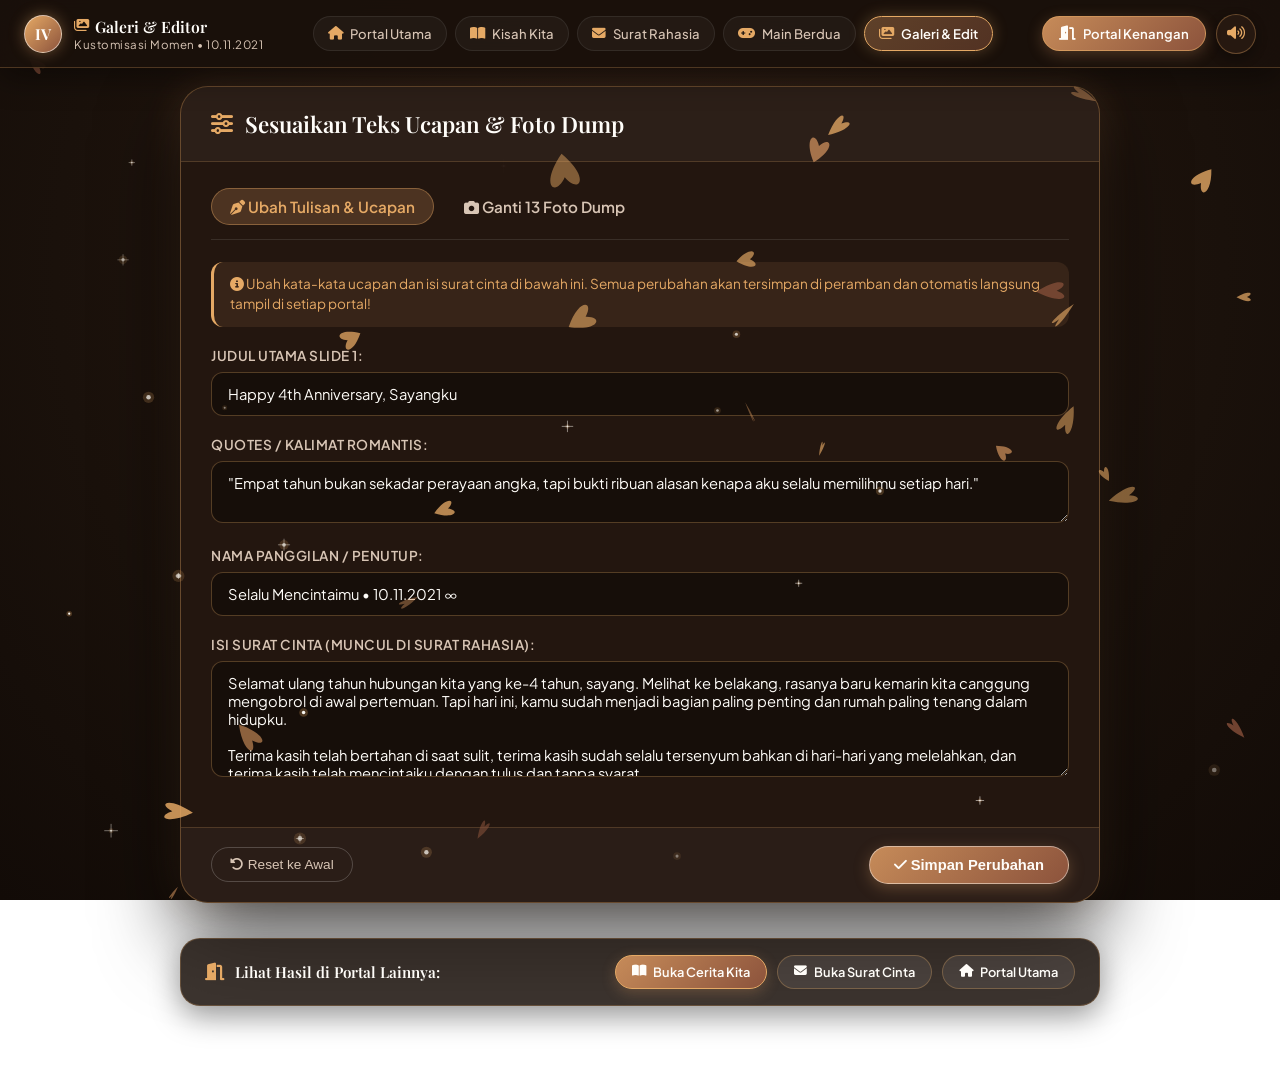
<file: editor.html>
<!doctype html>
<html lang="id">
  <head>
    <meta charset="UTF-8" />
    <meta name="viewport" content="width=device-width, initial-scale=1.0" />
    <title>Galeri Foto & Editor Teks 📸 4th Anniversary</title>

    <!-- Google Fonts for Luxury & Romantic Typography -->
    <link rel="preconnect" href="https://fonts.googleapis.com" />
    <link rel="preconnect" href="https://fonts.gstatic.com" crossorigin />
    <link
      href="https://fonts.googleapis.com/css2?family=Caveat:wght@500;700&family=Great+Vibes&family=Playfair+Display:ital,wght@0,400;0,600;0,700;1,400;1,600&family=Plus+Jakarta+Sans:wght@300;400;500;600;700&display=swap"
      rel="stylesheet"
    />

    <!-- Font Awesome Icons -->
    <link
      rel="stylesheet"
      href="https://cdnjs.cloudflare.com/ajax/libs/font-awesome/6.4.0/css/all.min.css"
    />

    <!-- Modular Stylesheets -->
    <link rel="stylesheet" href="common.css" />
    <link rel="stylesheet" href="editor.css" />
  </head>
  <body>
    <!-- Floating Petal Canvas -->
    <canvas id="petal-canvas"></canvas>

    <!-- ==========================================
       UNIVERSAL PORTAL NAVBAR
       ========================================== -->
    <header class="portal-header">
      <a href="index.html#hub" class="portal-brand">
        <div class="brand-crest">
          <span>IV</span>
        </div>
        <div class="brand-info">
          <span class="brand-title"><i class="fa-solid fa-images"></i> Galeri & Editor</span>
          <span class="brand-sub">Kustomisasi Momen &bull; 10.11.2021</span>
        </div>
      </a>

      <!-- Direct Navigation Links -->
      <ul class="portal-nav-links">
        <li class="nav-link-item">
          <a href="index.html#hub" data-portal="hub"><i class="fa-solid fa-house"></i> Portal Utama</a>
        </li>
        <li class="nav-link-item">
          <a href="index.html#cerita" data-portal="cerita"><i class="fa-solid fa-book-open"></i> Kisah Kita</a>
        </li>
        <li class="nav-link-item">
          <a href="index.html#surat" data-portal="surat"><i class="fa-solid fa-envelope"></i> Surat Rahasia</a>
        </li>
        <li class="nav-link-item">
          <a href="index.html#game" data-portal="game"><i class="fa-solid fa-gamepad"></i> Main Berdua</a>
        </li>
        <li class="nav-link-item active">
          <a href="index.html#editor" data-portal="editor"><i class="fa-solid fa-images"></i> Galeri & Edit</a>
        </li>
      </ul>

      <!-- Controls Right -->
      <div class="portal-controls-right">
        <button class="portal-teleport-trigger-btn" type="button" title="Pindah Portal / Dimensi">
          <i class="fa-solid fa-door-open"></i>
          <span>Portal Kenangan</span>
        </button>

        <button id="audio-toggle-btn" class="audio-control-btn" type="button" title="Putar / Jeda Musik">
          <i class="fa-solid fa-volume-high"></i>
        </button>
      </div>
    </header>

    <!-- ==========================================
       MAIN EDITOR CONTAINER
       ========================================== -->
    <main class="editor-page-wrapper">
      <div class="editor-page-card">
        <div class="editor-header">
          <div class="editor-header-title">
            <i class="fa-solid fa-sliders"></i>
            <span>Sesuaikan Teks Ucapan & Foto Dump</span>
          </div>
        </div>

        <div class="editor-body">
          <div class="editor-tabs">
            <button class="tab-btn active" data-tab="tab-text" type="button">
              <i class="fa-solid fa-pen-nib"></i> Ubah Tulisan & Ucapan
            </button>
            <button class="tab-btn" data-tab="tab-photos" type="button">
              <i class="fa-solid fa-camera"></i> Ganti 13 Foto Dump
            </button>
          </div>

          <!-- TAB 1: EDIT TEXT CONTENT -->
          <div id="tab-text" class="tab-content active">
            <p class="tab-tip">
              <i class="fa-solid fa-circle-info"></i> Ubah kata-kata ucapan dan isi surat cinta di bawah ini. Semua perubahan akan tersimpan di peramban dan otomatis langsung tampil di setiap portal!
            </p>

            <div class="form-group">
              <label for="input-slide1-title">Judul Utama Slide 1:</label>
              <input
                type="text"
                id="input-slide1-title"
                class="custom-input"
                placeholder="Happy 4th Anniversary, Sayangku ❤️"
              />
            </div>

            <div class="form-group">
              <label for="input-slide1-quote">Quotes / Kalimat Romantis:</label>
              <textarea
                id="input-slide1-quote"
                class="custom-textarea"
                rows="2"
                placeholder="Empat tahun bukan sekadar perayaan angka..."
              ></textarea>
            </div>

            <div class="form-group">
              <label for="input-partner-name">Nama Panggilan / Penutup:</label>
              <input
                type="text"
                id="input-partner-name"
                class="custom-input"
                placeholder="Selalu Mencintaimu • 10.11.2021 ∞"
              />
            </div>

            <div class="form-group">
              <label for="input-letter">Isi Surat Cinta (Muncul di Surat Rahasia):</label>
              <textarea
                id="input-letter"
                class="custom-textarea"
                rows="5"
              ></textarea>
            </div>
          </div>

          <!-- TAB 2: EDIT PHOTOS -->
          <div id="tab-photos" class="tab-content">
            <p class="tab-tip">
              <i class="fa-solid fa-camera"></i> Ganti foto kenangan di setiap slide dengan foto favorit kalian berdua! Masukkan URL gambar atau unggah file foto langsung dari HP/komputer:
            </p>

            <div class="photo-editor-grid">
              <!-- Photo Item 1 -->
              <div class="photo-edit-card">
                <span class="p-num">Foto 1 (Slide 1 - Kembali Bersama)</span>
                <img src="" id="preview-p1" class="edit-thumb" alt="Preview 1" />
                <input type="file" accept="image/*" class="file-uploader" data-target="p1" />
                <input type="text" class="custom-input url-uploader" data-target="p1" placeholder="Atau tautan URL foto..." />
              </div>

              <!-- Photo Item 2 -->
              <div class="photo-edit-card">
                <span class="p-num">Foto 2 (Slide 1 - Senyum)</span>
                <img src="" id="preview-p2" class="edit-thumb" alt="Preview 2" />
                <input type="file" accept="image/*" class="file-uploader" data-target="p2" />
                <input type="text" class="custom-input url-uploader" data-target="p2" placeholder="Atau tautan URL foto..." />
              </div>

              <!-- Photo Item 3 -->
              <div class="photo-edit-card">
                <span class="p-num">Foto 3 (Slide 1 - Bunga)</span>
                <img src="" id="preview-p3" class="edit-thumb" alt="Preview 3" />
                <input type="file" accept="image/*" class="file-uploader" data-target="p3" />
                <input type="text" class="custom-input url-uploader" data-target="p3" placeholder="Atau tautan URL foto..." />
              </div>

              <!-- Photo Item 4 -->
              <div class="photo-edit-card">
                <span class="p-num">Foto 4 (Slide 2 - Film Strip)</span>
                <img src="" id="preview-p4" class="edit-thumb" alt="Preview 4" />
                <input type="file" accept="image/*" class="file-uploader" data-target="p4" />
                <input type="text" class="custom-input url-uploader" data-target="p4" placeholder="Atau tautan URL foto..." />
              </div>

              <!-- Photo Item 5 -->
              <div class="photo-edit-card">
                <span class="p-num">Foto 5 (Slide 2 - Foto Couple)</span>
                <img src="" id="preview-p5" class="edit-thumb" alt="Preview 5" />
                <input type="file" accept="image/*" class="file-uploader" data-target="p5" />
                <input type="text" class="custom-input url-uploader" data-target="p5" placeholder="Atau tautan URL foto..." />
              </div>

              <!-- Photo Item 6 -->
              <div class="photo-edit-card">
                <span class="p-num">Foto 6 (Slide 2 - Cantik)</span>
                <img src="" id="preview-p6" class="edit-thumb" alt="Preview 6" />
                <input type="file" accept="image/*" class="file-uploader" data-target="p6" />
                <input type="text" class="custom-input url-uploader" data-target="p6" placeholder="Atau tautan URL foto..." />
              </div>

              <!-- Photo Item 7 -->
              <div class="photo-edit-card">
                <span class="p-num">Foto 7 (Slide 3 - Pelukan)</span>
                <img src="" id="preview-p7" class="edit-thumb" alt="Preview 7" />
                <input type="file" accept="image/*" class="file-uploader" data-target="p7" />
                <input type="text" class="custom-input url-uploader" data-target="p7" placeholder="Atau tautan URL foto..." />
              </div>

              <!-- Photo Item 8 -->
              <div class="photo-edit-card">
                <span class="p-num">Foto 8 (Slide 3 - Bunga Disimpan)</span>
                <img src="" id="preview-p8" class="edit-thumb" alt="Preview 8" />
                <input type="file" accept="image/*" class="file-uploader" data-target="p8" />
                <input type="text" class="custom-input url-uploader" data-target="p8" placeholder="Atau tautan URL foto..." />
              </div>

              <!-- Photo Item 9 -->
              <div class="photo-edit-card">
                <span class="p-num">Foto 9 (Slide 4 - Favorite View)</span>
                <img src="" id="preview-p9" class="edit-thumb" alt="Preview 9" />
                <input type="file" accept="image/*" class="file-uploader" data-target="p9" />
                <input type="text" class="custom-input url-uploader" data-target="p9" placeholder="Atau tautan URL foto..." />
              </div>

              <!-- Photo Item 10 -->
              <div class="photo-edit-card">
                <span class="p-num">Foto 10 (Slide 4 - Jalan-Jalan Berdua)</span>
                <img src="" id="preview-p10" class="edit-thumb" alt="Preview 10" />
                <input type="file" accept="image/*" class="file-uploader" data-target="p10" />
                <input type="text" class="custom-input url-uploader" data-target="p10" placeholder="Atau tautan URL foto..." />
              </div>

              <!-- Photo Item 11 -->
              <div class="photo-edit-card">
                <span class="p-num">Foto 11 (Slide 4 - Forever)</span>
                <img src="" id="preview-p11" class="edit-thumb" alt="Preview 11" />
                <input type="file" accept="image/*" class="file-uploader" data-target="p11" />
                <input type="text" class="custom-input url-uploader" data-target="p11" placeholder="Atau tautan URL foto..." />
              </div>

              <!-- Photo Item 12 -->
              <div class="photo-edit-card">
                <span class="p-num">Foto 12 (Slide 5 - 4 Tahun Bersama)</span>
                <img src="" id="preview-p12" class="edit-thumb" alt="Preview 12" />
                <input type="file" accept="image/*" class="file-uploader" data-target="p12" />
                <input type="text" class="custom-input url-uploader" data-target="p12" placeholder="Atau tautan URL foto..." />
              </div>

              <!-- Photo Item 13 -->
              <div class="photo-edit-card">
                <span class="p-num">Foto 13 (Slide 5 - Menua Bersama)</span>
                <img src="" id="preview-p13" class="edit-thumb" alt="Preview 13" />
                <input type="file" accept="image/*" class="file-uploader" data-target="p13" />
                <input type="text" class="custom-input url-uploader" data-target="p13" placeholder="Atau tautan URL foto..." />
              </div>
            </div>
          </div>
        </div>

        <div class="editor-footer">
          <button id="reset-defaults-btn" class="reset-btn" type="button">
            <i class="fa-solid fa-rotate-left"></i> Reset ke Awal
          </button>
          <button id="save-editor-btn" class="save-btn" type="button">
            <i class="fa-solid fa-check"></i> Simpan Perubahan
          </button>
        </div>
      </div>

      <!-- Room-to-Room Bottom Portal Bar -->
      <section class="bottom-portal-bar" style="width: 100%; margin-top: 35px;">
        <div class="bottom-portal-title">
          <i class="fa-solid fa-door-open"></i>
          <span>Lihat Hasil di Portal Lainnya:</span>
        </div>
        <div class="bottom-portal-actions">
          <a href="index.html#cerita" data-portal="cerita" class="bottom-portal-btn primary">
            <i class="fa-solid fa-book-open"></i> Buka Cerita Kita
          </a>
          <a href="index.html#surat" data-portal="surat" class="bottom-portal-btn">
            <i class="fa-solid fa-envelope"></i> Buka Surat Cinta
          </a>
          <a href="index.html#hub" data-portal="hub" class="bottom-portal-btn">
            <i class="fa-solid fa-house"></i> Portal Utama
          </a>
        </div>
      </section>
    </main>

    <!-- ==========================================
       UNIVERSAL PORTAL TELEPORTATION MODAL
       ========================================== -->
    <div id="portal-teleport-modal" class="portal-modal-backdrop">
      <div class="portal-modal-content">
        <button id="portal-modal-close-btn" class="portal-modal-close-btn" type="button" title="Tutup">
          <i class="fa-solid fa-xmark"></i>
        </button>

        <div class="portal-modal-header">
          <span class="portal-modal-tag"><i class="fa-solid fa-wand-magic-sparkles"></i> Pintu Dimensi Kenangan</span>
          <h2 class="portal-modal-title">Teleportasi ke <span>Ruang Cinta</span></h2>
          <p class="portal-modal-subtitle">Pilih portal yang ingin kamu masuki untuk langsung berpindah ke momen tersebut.</p>
        </div>

        <div class="portal-grid-destinations">
          <a href="index.html#hub" data-portal="hub" class="portal-destination-card">
            <div class="portal-dest-icon"><i class="fa-solid fa-house"></i></div>
            <div class="portal-dest-info">
              <span class="portal-dest-badge">Beranda Hub</span>
              <h3 class="portal-dest-title">Portal Utama</h3>
              <p class="portal-dest-desc">Gerbang utama & ringkasan kenangan</p>
            </div>
            <i class="fa-solid fa-arrow-right portal-dest-arrow"></i>
          </a>

          <a href="index.html#cerita" data-portal="cerita" class="portal-destination-card">
            <div class="portal-dest-icon"><i class="fa-solid fa-book-open"></i></div>
            <div class="portal-dest-info">
              <span class="portal-dest-badge">5 Chapter Slide</span>
              <h3 class="portal-dest-title">Kisah & Perjalanan</h3>
              <p class="portal-dest-desc">5 bab presentasi & foto bergerak</p>
            </div>
            <i class="fa-solid fa-arrow-right portal-dest-arrow"></i>
          </a>

          <a href="index.html#surat" data-portal="surat" class="portal-destination-card">
            <div class="portal-dest-icon"><i class="fa-solid fa-envelope"></i></div>
            <div class="portal-dest-info">
              <span class="portal-dest-badge">Surat Rahasia</span>
              <h3 class="portal-dest-title">Amplop Surat Cinta</h3>
              <p class="portal-dest-desc">Kertas lipat otentik & pesan hati</p>
            </div>
            <i class="fa-solid fa-arrow-right portal-dest-arrow"></i>
          </a>

          <a href="index.html#game" data-portal="game" class="portal-destination-card">
            <div class="portal-dest-icon"><i class="fa-solid fa-gamepad"></i></div>
            <div class="portal-dest-info">
              <span class="portal-dest-badge">Pavilion Game</span>
              <h3 class="portal-dest-title">Main Berdua</h3>
              <p class="portal-dest-desc">Tic-Tac-Toe & Kartu Rahasia</p>
            </div>
            <i class="fa-solid fa-arrow-right portal-dest-arrow"></i>
          </a>

          <a href="index.html#editor" data-portal="editor" class="portal-destination-card current">
            <div class="portal-dest-icon"><i class="fa-solid fa-images"></i></div>
            <div class="portal-dest-info">
              <span class="portal-dest-badge">Sedang Dibuka</span>
              <h3 class="portal-dest-title">Galeri & Edit Teks</h3>
              <p class="portal-dest-desc">Ganti foto dump & teks ucapan</p>
            </div>
            <i class="fa-solid fa-check portal-dest-arrow"></i>
          </a>
        </div>

        <div class="portal-modal-footer">
          <a href="index.html#hub" data-portal="hub" class="portal-hub-return-btn">
            <i class="fa-solid fa-house"></i> Kembali ke Portal Utama
          </a>
        </div>
      </div>
    </div>

    <!-- Scripts -->
    <script src="common.js"></script>
    <script src="editor.js"></script>
  </body>
</html>
</file>
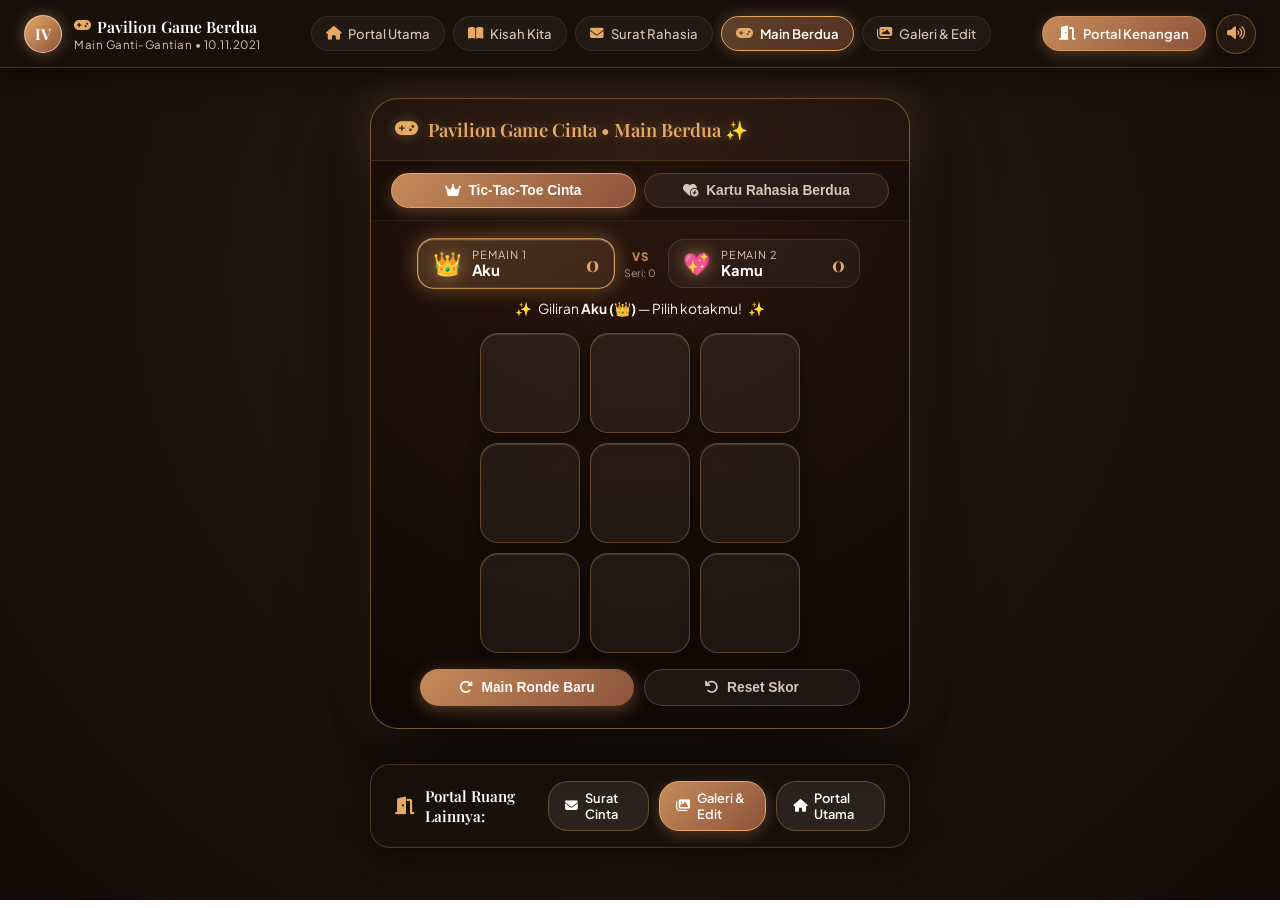
<file: game.html>
<!doctype html>
<html lang="id">
  <head>
    <meta charset="UTF-8" />
    <meta name="viewport" content="width=device-width, initial-scale=1.0" />
    <title>Pavilion Game Berdua 🎮 4th Anniversary</title>

    <!-- Google Fonts for Luxury & Romantic Typography -->
    <link rel="preconnect" href="https://fonts.googleapis.com" />
    <link rel="preconnect" href="https://fonts.gstatic.com" crossorigin />
    <link
      href="https://fonts.googleapis.com/css2?family=Caveat:wght@500;700&family=Great+Vibes&family=Playfair+Display:ital,wght@0,400;0,600;0,700;1,400;1,600&family=Plus+Jakarta+Sans:wght@300;400;500;600;700&display=swap"
      rel="stylesheet"
    />

    <!-- Font Awesome Icons -->
    <link
      rel="stylesheet"
      href="https://cdnjs.cloudflare.com/ajax/libs/font-awesome/6.4.0/css/all.min.css"
    />

    <!-- Modular Stylesheets -->
    <link rel="stylesheet" href="common.css" />
    <link rel="stylesheet" href="game.css" />
  </head>
  <body>
    <!-- Floating Petal Canvas -->
    <canvas id="petal-canvas"></canvas>

    <!-- ==========================================
       UNIVERSAL PORTAL NAVBAR
       ========================================== -->
    <header class="portal-header">
      <a href="index.html#hub" class="portal-brand">
        <div class="brand-crest">
          <span>IV</span>
        </div>
        <div class="brand-info">
          <span class="brand-title"><i class="fa-solid fa-gamepad"></i> Pavilion Game Berdua</span>
          <span class="brand-sub">Main Ganti-Gantian &bull; 10.11.2021</span>
        </div>
      </a>

      <!-- Direct Navigation Links -->
      <ul class="portal-nav-links">
        <li class="nav-link-item">
          <a href="index.html#hub" data-portal="hub"><i class="fa-solid fa-house"></i> Portal Utama</a>
        </li>
        <li class="nav-link-item">
          <a href="index.html#cerita" data-portal="cerita"><i class="fa-solid fa-book-open"></i> Kisah Kita</a>
        </li>
        <li class="nav-link-item">
          <a href="index.html#surat" data-portal="surat"><i class="fa-solid fa-envelope"></i> Surat Rahasia</a>
        </li>
        <li class="nav-link-item active">
          <a href="index.html#game" data-portal="game"><i class="fa-solid fa-gamepad"></i> Main Berdua</a>
        </li>
        <li class="nav-link-item">
          <a href="index.html#editor" data-portal="editor"><i class="fa-solid fa-images"></i> Galeri & Edit</a>
        </li>
      </ul>

      <!-- Controls Right -->
      <div class="portal-controls-right">
        <button class="portal-teleport-trigger-btn" type="button" title="Pindah Portal / Dimensi">
          <i class="fa-solid fa-door-open"></i>
          <span>Portal Kenangan</span>
        </button>

        <button id="audio-toggle-btn" class="audio-control-btn" type="button" title="Putar / Jeda Musik">
          <i class="fa-solid fa-volume-high"></i>
        </button>
      </div>
    </header>

    <!-- ==========================================
       MAIN GAME CONTAINER
       ========================================== -->
    <main class="game-page-wrapper">
      <div class="game-modal-container">
        <!-- Royal Game Header -->
        <div class="game-header">
          <div class="game-header-title">
            <i class="fa-solid fa-gamepad"></i>
            <span>Pavilion Game Cinta &bull; Main Berdua ✨</span>
          </div>
        </div>

        <!-- Mode Switcher Tabs -->
        <div class="game-tabs">
          <button class="game-tab-btn active" data-game-tab="tictactoe" type="button">
            <i class="fa-solid fa-crown"></i> Tic-Tac-Toe Cinta
          </button>
          <button class="game-tab-btn" data-game-tab="lovecards" type="button">
            <i class="fa-solid fa-heart-circle-bolt"></i> Kartu Rahasia Berdua
          </button>
        </div>

        <!-- ==========================================
           GAME 1: ROYAL TIC-TAC-TOE (MAHKOTA 👑 vs HATI 💖)
           ========================================== -->
        <div id="game-tab-tictactoe" class="game-tab-panel active">
          <!-- Turn Indicator Banner -->
          <div class="turn-banner" id="turn-banner">
            <div class="turn-player-card player-1 active" id="turn-card-p1">
              <span class="player-symbol">👑</span>
              <div class="player-info">
                <span class="player-label">Pemain 1</span>
                <span class="player-name" id="name-p1">Aku</span>
              </div>
              <span class="player-score" id="score-p1">0</span>
            </div>

            <div class="turn-vs-badge">
              <span class="vs-text">VS</span>
              <span class="draw-count" id="score-draw">Seri: 0</span>
            </div>

            <div class="turn-player-card player-2" id="turn-card-p2">
              <span class="player-symbol">💖</span>
              <div class="player-info">
                <span class="player-label">Pemain 2</span>
                <span class="player-name" id="name-p2">Kamu</span>
              </div>
              <span class="player-score" id="score-p2">0</span>
            </div>
          </div>

          <!-- Dynamic Status Text -->
          <div class="game-status-line" id="game-status-line">
            <span class="pulse-sparkle">✨</span>
            <span id="game-status-text">Giliran <strong>Aku (👑)</strong> &mdash; Pilih kotakmu!</span>
            <span class="pulse-sparkle">✨</span>
          </div>

          <!-- 3x3 Luxury Game Board -->
          <div class="board-wrapper">
            <div class="tictactoe-board" id="tictactoe-board">
              <button class="board-cell" data-index="0" type="button" aria-label="Kotak 1"></button>
              <button class="board-cell" data-index="1" type="button" aria-label="Kotak 2"></button>
              <button class="board-cell" data-index="2" type="button" aria-label="Kotak 3"></button>
              <button class="board-cell" data-index="3" type="button" aria-label="Kotak 4"></button>
              <button class="board-cell" data-index="4" type="button" aria-label="Kotak 5"></button>
              <button class="board-cell" data-index="5" type="button" aria-label="Kotak 6"></button>
              <button class="board-cell" data-index="6" type="button" aria-label="Kotak 7"></button>
              <button class="board-cell" data-index="7" type="button" aria-label="Kotak 8"></button>
              <button class="board-cell" data-index="8" type="button" aria-label="Kotak 9"></button>
            </div>
            <!-- Win Line Indicator -->
            <div class="win-strike-line hidden" id="win-strike-line"></div>
          </div>

          <!-- Winner Reward Announcement Popup Card -->
          <div class="game-reward-card hidden" id="game-reward-card">
            <div class="reward-crown-glow">👑✨</div>
            <h3 class="reward-title" id="reward-winner-text">Selamat, Kamu Menang!</h3>
            <p class="reward-subtitle">Hadiah Romantis Ronde Ini:</p>
            <div class="reward-box">
              <i class="fa-solid fa-gift"></i>
              <span id="reward-content-text">Pemenang berhak minta 1 pelukan erat & ciuman hangat!</span>
            </div>
          </div>

          <!-- Game Controls Footer -->
          <div class="game-controls">
            <button class="game-action-btn primary" id="reset-board-btn" type="button">
              <i class="fa-solid fa-rotate-right"></i> Main Ronde Baru
            </button>
            <button class="game-action-btn secondary" id="reset-score-btn" type="button">
              <i class="fa-solid fa-arrow-rotate-left"></i> Reset Skor
            </button>
          </div>
        </div>

        <!-- ==========================================
           GAME 2: KARTU RAHASIA & TANTANGAN CINTA BERDUA
           ========================================== -->
        <div id="game-tab-lovecards" class="game-tab-panel">
          <div class="lovecards-intro">
            <div class="lovecards-turn-pill" id="card-turn-pill">
              <i class="fa-solid fa-crown"></i>
              <span>Giliran: <strong id="card-turn-name">Aku</strong> yang Membuka Kartu</span>
            </div>
            <p class="lovecards-hint">
              Sentuh kartu emas di bawah untuk membuka pertanyaan intim, kenangan manis, atau tantangan berdua secara bergantian!
            </p>
          </div>

          <!-- 3D Flippable Royal Gold Card -->
          <div class="lovecard-scene" id="lovecard-scene">
            <div class="lovecard-3d" id="lovecard-3d">
              <!-- FRONT OF CARD (Decorated Royal Gold Crest) -->
              <div class="lovecard-face lovecard-front">
                <div class="card-gold-frame"></div>
                <div class="card-front-content">
                  <div class="front-crest">
                    <span class="front-crest-iv">IV</span>
                  </div>
                  <h4 class="front-title">Kartu Rahasia Cinta</h4>
                  <div class="front-divider">
                    <span>✧</span>
                    <i class="fa-solid fa-heart"></i>
                    <span>✧</span>
                  </div>
                  <p class="front-tap-prompt">Sentuh Untuk Membuka ✨</p>
                </div>
              </div>

              <!-- BACK OF CARD (Prompt / Truth / Dare Revealed) -->
              <div class="lovecard-face lovecard-back">
                <div class="card-gold-frame"></div>
                <div class="card-back-content">
                  <span class="card-category-badge" id="card-category-badge">✨ Momen Indah</span>
                  <p class="card-prompt-text" id="card-prompt-text">
                    "Apa hal pertama yang terlintas di pikiranmu saat pertama kali kita memutuskan untuk kembali bersama?"
                  </p>
                  <div class="card-prompt-note">
                    <i class="fa-solid fa-quote-left"></i> Jawab dengan jujur & tatap mata pasanganmu!
                  </div>
                </div>
              </div>
            </div>
          </div>

          <div class="lovecard-controls">
            <button class="game-action-btn primary" id="next-card-btn" type="button">
              <span>Ganti Giliran & Kartu Baru</span>
              <i class="fa-solid fa-arrow-right"></i>
            </button>
          </div>
        </div>
      </div>

      <!-- Room-to-Room Bottom Portal Bar -->
      <section class="bottom-portal-bar" style="width: 100%; max-width: 540px; margin-top: 35px;">
        <div class="bottom-portal-title">
          <i class="fa-solid fa-door-open"></i>
          <span>Portal Ruang Lainnya:</span>
        </div>
        <div class="bottom-portal-actions">
          <a href="index.html#surat" data-portal="surat" class="bottom-portal-btn">
            <i class="fa-solid fa-envelope"></i> Surat Cinta
          </a>
          <a href="index.html#editor" data-portal="editor" class="bottom-portal-btn primary">
            <i class="fa-solid fa-images"></i> Galeri & Edit
          </a>
          <a href="index.html#hub" data-portal="hub" class="bottom-portal-btn">
            <i class="fa-solid fa-house"></i> Portal Utama
          </a>
        </div>
      </section>
    </main>

    <!-- ==========================================
       UNIVERSAL PORTAL TELEPORTATION MODAL
       ========================================== -->
    <div id="portal-teleport-modal" class="portal-modal-backdrop">
      <div class="portal-modal-content">
        <button id="portal-modal-close-btn" class="portal-modal-close-btn" type="button" title="Tutup">
          <i class="fa-solid fa-xmark"></i>
        </button>

        <div class="portal-modal-header">
          <span class="portal-modal-tag"><i class="fa-solid fa-wand-magic-sparkles"></i> Pintu Dimensi Kenangan</span>
          <h2 class="portal-modal-title">Teleportasi ke <span>Ruang Cinta</span></h2>
          <p class="portal-modal-subtitle">Pilih portal yang ingin kamu masuki untuk langsung berpindah ke momen tersebut.</p>
        </div>

        <div class="portal-grid-destinations">
          <a href="index.html#hub" data-portal="hub" class="portal-destination-card">
            <div class="portal-dest-icon"><i class="fa-solid fa-house"></i></div>
            <div class="portal-dest-info">
              <span class="portal-dest-badge">Beranda Hub</span>
              <h3 class="portal-dest-title">Portal Utama</h3>
              <p class="portal-dest-desc">Gerbang utama & ringkasan kenangan</p>
            </div>
            <i class="fa-solid fa-arrow-right portal-dest-arrow"></i>
          </a>

          <a href="index.html#cerita" data-portal="cerita" class="portal-destination-card">
            <div class="portal-dest-icon"><i class="fa-solid fa-book-open"></i></div>
            <div class="portal-dest-info">
              <span class="portal-dest-badge">5 Chapter Slide</span>
              <h3 class="portal-dest-title">Kisah & Perjalanan</h3>
              <p class="portal-dest-desc">5 bab presentasi & foto bergerak</p>
            </div>
            <i class="fa-solid fa-arrow-right portal-dest-arrow"></i>
          </a>

          <a href="index.html#surat" data-portal="surat" class="portal-destination-card">
            <div class="portal-dest-icon"><i class="fa-solid fa-envelope"></i></div>
            <div class="portal-dest-info">
              <span class="portal-dest-badge">Surat Rahasia</span>
              <h3 class="portal-dest-title">Amplop Surat Cinta</h3>
              <p class="portal-dest-desc">Kertas lipat otentik & pesan hati</p>
            </div>
            <i class="fa-solid fa-arrow-right portal-dest-arrow"></i>
          </a>

          <a href="index.html#game" data-portal="game" class="portal-destination-card current">
            <div class="portal-dest-icon"><i class="fa-solid fa-gamepad"></i></div>
            <div class="portal-dest-info">
              <span class="portal-dest-badge">Sedang Dibuka</span>
              <h3 class="portal-dest-title">Main Berdua</h3>
              <p class="portal-dest-desc">Tic-Tac-Toe & Kartu Rahasia</p>
            </div>
            <i class="fa-solid fa-check portal-dest-arrow"></i>
          </a>

          <a href="index.html#editor" data-portal="editor" class="portal-destination-card">
            <div class="portal-dest-icon"><i class="fa-solid fa-images"></i></div>
            <div class="portal-dest-info">
              <span class="portal-dest-badge">Kustomisasi</span>
              <h3 class="portal-dest-title">Galeri & Edit Teks</h3>
              <p class="portal-dest-desc">Ganti foto dump & teks ucapan</p>
            </div>
            <i class="fa-solid fa-arrow-right portal-dest-arrow"></i>
          </a>
        </div>

        <div class="portal-modal-footer">
          <a href="index.html#hub" data-portal="hub" class="portal-hub-return-btn">
            <i class="fa-solid fa-house"></i> Kembali ke Portal Utama
          </a>
        </div>
      </div>
    </div>

    <!-- Scripts -->
    <script src="common.js"></script>
    <script src="game.js"></script>
  </body>
</html>
</file>
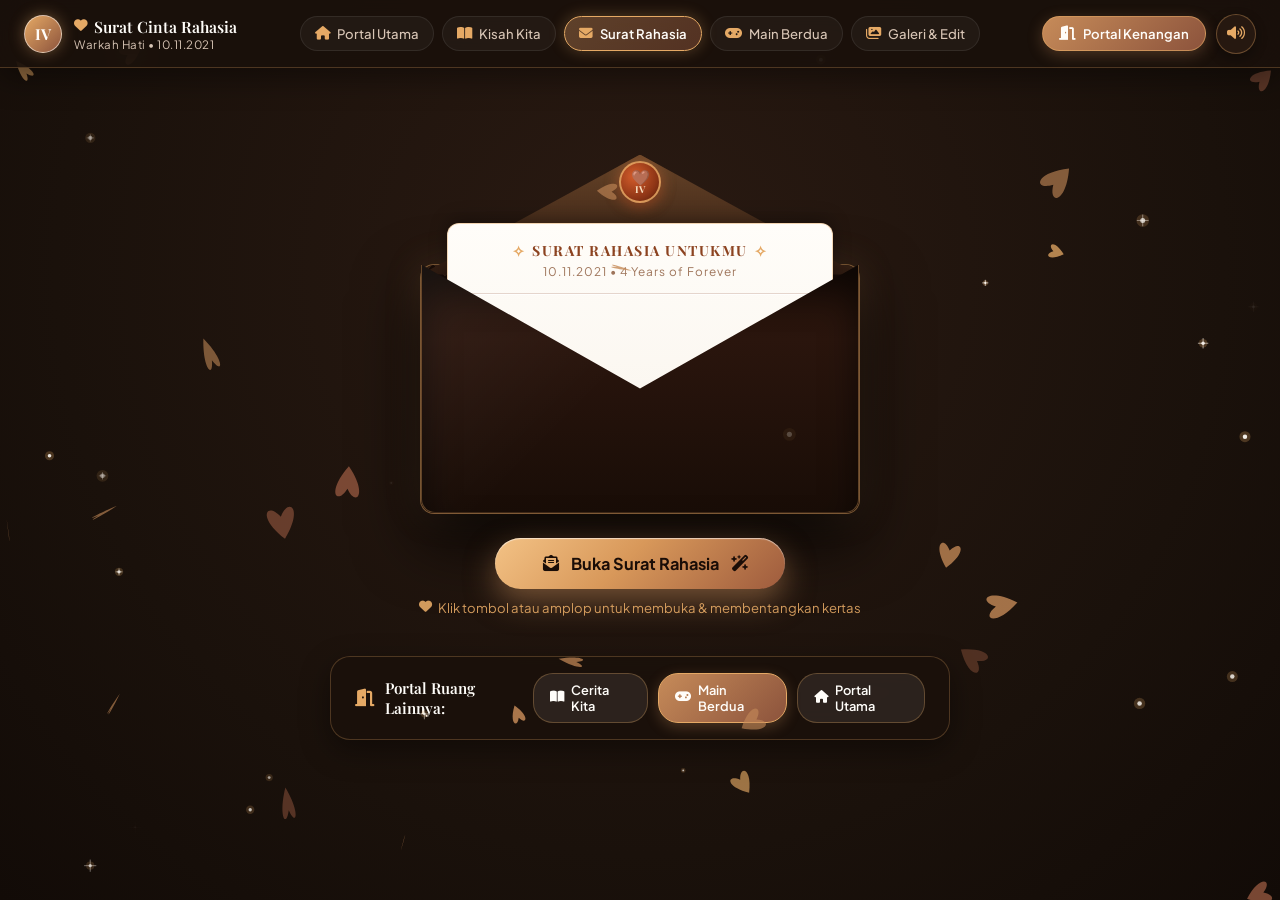
<file: surat.html>
<!doctype html>
<html lang="id">
  <head>
    <meta charset="UTF-8" />
    <meta name="viewport" content="width=device-width, initial-scale=1.0" />
    <title>Surat Cinta Rahasia 🤎 4th Anniversary</title>

    <!-- Google Fonts for Luxury & Romantic Typography -->
    <link rel="preconnect" href="https://fonts.googleapis.com" />
    <link rel="preconnect" href="https://fonts.gstatic.com" crossorigin />
    <link
      href="https://fonts.googleapis.com/css2?family=Caveat:wght@500;700&family=Great+Vibes&family=Playfair+Display:ital,wght@0,400;0,600;0,700;1,400;1,600&family=Plus+Jakarta+Sans:wght@300;400;500;600;700&display=swap"
      rel="stylesheet"
    />

    <!-- Font Awesome Icons -->
    <link
      rel="stylesheet"
      href="https://cdnjs.cloudflare.com/ajax/libs/font-awesome/6.4.0/css/all.min.css"
    />

    <!-- Modular Stylesheets -->
    <link rel="stylesheet" href="common.css" />
    <link rel="stylesheet" href="surat.css" />
  </head>
  <body>
    <!-- Floating Petal Canvas -->
    <canvas id="petal-canvas"></canvas>

    <!-- ==========================================
       UNIVERSAL PORTAL NAVBAR
       ========================================== -->
    <header class="portal-header">
      <a href="index.html#hub" class="portal-brand">
        <div class="brand-crest">
          <span>IV</span>
        </div>
        <div class="brand-info">
          <span class="brand-title"><i class="fa-solid fa-heart"></i> Surat Cinta Rahasia</span>
          <span class="brand-sub">Warkah Hati &bull; 10.11.2021</span>
        </div>
      </a>

      <!-- Direct Navigation Links -->
      <ul class="portal-nav-links">
        <li class="nav-link-item">
          <a href="index.html#hub" data-portal="hub"><i class="fa-solid fa-house"></i> Portal Utama</a>
        </li>
        <li class="nav-link-item">
          <a href="index.html#cerita" data-portal="cerita"><i class="fa-solid fa-book-open"></i> Kisah Kita</a>
        </li>
        <li class="nav-link-item active">
          <a href="index.html#surat" data-portal="surat"><i class="fa-solid fa-envelope"></i> Surat Rahasia</a>
        </li>
        <li class="nav-link-item">
          <a href="index.html#game" data-portal="game"><i class="fa-solid fa-gamepad"></i> Main Berdua</a>
        </li>
        <li class="nav-link-item">
          <a href="index.html#editor" data-portal="editor"><i class="fa-solid fa-images"></i> Galeri & Edit</a>
        </li>
      </ul>

      <!-- Controls Right -->
      <div class="portal-controls-right">
        <button class="portal-teleport-trigger-btn" type="button" title="Pindah Portal / Dimensi">
          <i class="fa-solid fa-door-open"></i>
          <span>Portal Kenangan</span>
        </button>

        <button id="audio-toggle-btn" class="audio-control-btn" type="button" title="Putar / Jeda Musik">
          <i class="fa-solid fa-volume-high"></i>
        </button>
      </div>
    </header>

    <!-- ==========================================
       MAIN SURAT CINTA CONTAINER
       ========================================== -->
    <main class="letter-page-wrapper">
      <!-- Floating Action: Lipat Kembali ke Amplop -->
      <div class="letter-top-controls">
        <button class="letter-replay-btn" id="refold-letter-btn" type="button" title="Lipat Kembali ke Amplop">
          <i class="fa-solid fa-envelope"></i>
          <span>Lipat ke Amplop ✉️</span>
        </button>
      </div>

      <!-- Main Letter Scene -->
      <div class="letter-modal-scene" id="letter-modal-scene">
        <!-- ========================================================
           VIEW 1: ENVELOPE + PEEKING PAPER + BUTTON DIRECTLY BELOW
           ======================================================== -->
        <div class="envelope-preview-card" id="envelope-preview-card">
          <!-- Physical Envelope Unit -->
          <div class="env-envelope" id="env-envelope" title="Klik untuk membuka surat">
            <!-- Back Interior & Gold Pattern Lining -->
            <div class="env-back">
              <div class="env-lining"></div>
            </div>

            <!-- Open Triangular Flap Pointing Upward -->
            <div class="env-flap-top">
              <div class="env-flap-inner"></div>
              <div class="env-seal-badge">
                <span class="seal-icon">🤎</span>
                <span class="seal-num">IV</span>
              </div>
            </div>

            <!-- PEEKING LETTER CARD (Ujung surat mengintip) -->
            <div class="env-peeking-card" id="env-peeking-card">
              <div class="peeking-card-inner">
                <div class="peeking-badge">
                  <span class="peeking-spark">✧</span>
                  <span class="peeking-text">Surat Rahasia Untukmu</span>
                  <span class="peeking-spark">✧</span>
                </div>
                <div class="peeking-subtitle">
                  10.11.2021 &bull; 4 Years of Forever
                </div>
                <div class="peeking-crease-mark"></div>
              </div>
            </div>

            <!-- Front Pocket (Covers bottom of the peeking card) -->
            <div class="env-front-pocket">
              <div class="pocket-inner-shadow"></div>
            </div>
          </div>

          <!-- BUTTON DIRECTLY BENEATH THE ENVELOPE -->
          <div class="env-btn-row">
            <button class="env-open-cta-btn" id="open-paper-btn" type="button">
              <span class="btn-shimmer-sweep"></span>
              <i class="fa-solid fa-envelope-open-text"></i>
              <span>Buka Surat Rahasia</span>
              <i class="fa-solid fa-wand-magic-sparkles"></i>
            </button>
            <div class="env-btn-hint">
              <i class="fa-solid fa-heart"></i> Klik tombol atau amplop untuk membuka & membentangkan kertas
            </div>
          </div>
        </div>

        <!-- ========================================================
           VIEW 2: FULL UNFOLDED READING VIEW
           ======================================================== -->
        <div class="letter-reading-card hidden" id="letter-reading-card" style="display: none;">
          <!-- Lembar Kertas Lengkap (The Full Letter Paper) -->
          <div class="letter-paper" id="letter-paper">
            <!-- Real Paper Fold Crease Shadows -->
            <div class="paper-crease crease-line-1"></div>
            <div class="paper-crease crease-line-2"></div>

            <div class="letter-wax-seal">
              <i class="fa-solid fa-heart"></i>
            </div>

            <div class="letter-scroll-area">
              <div class="letter-date">
                10 November 2021 &mdash; Selamanya 🤎
              </div>
              <h2 class="letter-salutation">Untuk Kesayanganku Tersayang,</h2>
              <div class="letter-body editable-text" data-key="love_letter_content">
                <p>
                  Selamat ulang tahun hubungan kita yang ke-4 tahun, sayang.
                  Melihat ke belakang, rasanya baru kemarin kita canggung
                  mengobrol di awal pertemuan. Tapi hari ini, kamu sudah menjadi
                  bagian paling penting dan rumah paling tenang dalam hidupku.
                </p>
                <p>
                  Terima kasih telah bertahan di saat sulit, terima kasih sudah
                  selalu tersenyum bahkan di hari-hari yang melelahkan, dan
                  terima kasih telah mencintaiku dengan tulus dan tanpa syarat.
                </p>
                <p>
                  Aku berjanji akan terus belajar menjadi pasangan yang lebih
                  baik, menjaga hatimu, mendengarkan ceritamu, dan menggenggam
                  tanganmu di setiap perjalanan yang akan kita tempuh di masa
                  depan.
                </p>
                <p class="letter-closing">
                  I love you today, tomorrow, and forever and always. ❤️
                </p>
              </div>
              <div class="letter-signature">
                <span>Your Forever Person</span>
              </div>
            </div>
          </div>
        </div>
      </div>

      <!-- Room-to-Room Bottom Portal Bar -->
      <section class="bottom-portal-bar" style="width: 100%; max-width: 620px; margin-top: 40px;">
        <div class="bottom-portal-title">
          <i class="fa-solid fa-door-open"></i>
          <span>Portal Ruang Lainnya:</span>
        </div>
        <div class="bottom-portal-actions">
          <a href="index.html#cerita" data-portal="cerita" class="bottom-portal-btn">
            <i class="fa-solid fa-book-open"></i> Cerita Kita
          </a>
          <a href="index.html#game" data-portal="game" class="bottom-portal-btn primary">
            <i class="fa-solid fa-gamepad"></i> Main Berdua
          </a>
          <a href="index.html#hub" data-portal="hub" class="bottom-portal-btn">
            <i class="fa-solid fa-house"></i> Portal Utama
          </a>
        </div>
      </section>
    </main>

    <!-- ==========================================
       UNIVERSAL PORTAL TELEPORTATION MODAL
       ========================================== -->
    <div id="portal-teleport-modal" class="portal-modal-backdrop">
      <div class="portal-modal-content">
        <button id="portal-modal-close-btn" class="portal-modal-close-btn" type="button" title="Tutup">
          <i class="fa-solid fa-xmark"></i>
        </button>

        <div class="portal-modal-header">
          <span class="portal-modal-tag"><i class="fa-solid fa-wand-magic-sparkles"></i> Pintu Dimensi Kenangan</span>
          <h2 class="portal-modal-title">Teleportasi ke <span>Ruang Cinta</span></h2>
          <p class="portal-modal-subtitle">Pilih portal yang ingin kamu masuki untuk langsung berpindah ke momen tersebut.</p>
        </div>

        <div class="portal-grid-destinations">
          <a href="index.html#hub" data-portal="hub" class="portal-destination-card">
            <div class="portal-dest-icon"><i class="fa-solid fa-house"></i></div>
            <div class="portal-dest-info">
              <span class="portal-dest-badge">Beranda Hub</span>
              <h3 class="portal-dest-title">Portal Utama</h3>
              <p class="portal-dest-desc">Gerbang utama & ringkasan kenangan</p>
            </div>
            <i class="fa-solid fa-arrow-right portal-dest-arrow"></i>
          </a>

          <a href="index.html#cerita" data-portal="cerita" class="portal-destination-card">
            <div class="portal-dest-icon"><i class="fa-solid fa-book-open"></i></div>
            <div class="portal-dest-info">
              <span class="portal-dest-badge">5 Chapter Slide</span>
              <h3 class="portal-dest-title">Kisah & Perjalanan</h3>
              <p class="portal-dest-desc">5 bab presentasi & foto bergerak</p>
            </div>
            <i class="fa-solid fa-arrow-right portal-dest-arrow"></i>
          </a>

          <a href="index.html#surat" data-portal="surat" class="portal-destination-card current">
            <div class="portal-dest-icon"><i class="fa-solid fa-envelope"></i></div>
            <div class="portal-dest-info">
              <span class="portal-dest-badge">Sedang Dibuka</span>
              <h3 class="portal-dest-title">Amplop Surat Cinta</h3>
              <p class="portal-dest-desc">Kertas lipat otentik & pesan hati</p>
            </div>
            <i class="fa-solid fa-check portal-dest-arrow"></i>
          </a>

          <a href="index.html#game" data-portal="game" class="portal-destination-card">
            <div class="portal-dest-icon"><i class="fa-solid fa-gamepad"></i></div>
            <div class="portal-dest-info">
              <span class="portal-dest-badge">Pavilion Game</span>
              <h3 class="portal-dest-title">Main Berdua</h3>
              <p class="portal-dest-desc">Tic-Tac-Toe & Kartu Rahasia</p>
            </div>
            <i class="fa-solid fa-arrow-right portal-dest-arrow"></i>
          </a>

          <a href="index.html#editor" data-portal="editor" class="portal-destination-card">
            <div class="portal-dest-icon"><i class="fa-solid fa-images"></i></div>
            <div class="portal-dest-info">
              <span class="portal-dest-badge">Kustomisasi</span>
              <h3 class="portal-dest-title">Galeri & Edit Teks</h3>
              <p class="portal-dest-desc">Ganti foto dump & teks ucapan</p>
            </div>
            <i class="fa-solid fa-arrow-right portal-dest-arrow"></i>
          </a>
        </div>

        <div class="portal-modal-footer">
          <a href="index.html#hub" data-portal="hub" class="portal-hub-return-btn">
            <i class="fa-solid fa-house"></i> Kembali ke Portal Utama
          </a>
        </div>
      </div>
    </div>

    <!-- Scripts -->
    <script src="common.js"></script>
    <script src="surat.js"></script>
  </body>
</html>
</file>
<file: common.css>
/* ==========================================================================
   HAPPY 4TH ANNIVERSARY - SHARED CORE STYLESHEET (COMMON.CSS)
   Warm Brown, Cinnamon Mocha, Roasted Caramel & Amber Latte Palette
   ========================================================================== */

/* --- ROOT VARIABLES --- */
:root {
  --primary-brown: #C68B59;        /* Warm caramel amber */
  --primary-deep: #8C533C;         /* Rich cinnamon mocha */
  --brown-glow: rgba(198, 139, 89, 0.45);
  --gold-accent: #E5A965;          /* Warm honey gold */
  --gold-light: #FDF6EE;           /* Warm ivory cream */
  
  --bg-gradient-start: #1A110B;    /* Midnight espresso dark roast */
  --bg-gradient-mid: #2A1A12;      /* Warm roasted mocha */
  --bg-gradient-end: #120B07;      /* Deep coffee obsidian */
  
  --card-glass-bg: rgba(255, 255, 255, 0.08);
  --card-glass-border: rgba(255, 255, 255, 0.22);
  --card-glass-shadow: 0 25px 60px -15px rgba(0, 0, 0, 0.7), 0 0 35px rgba(198, 139, 89, 0.22);
  
  --text-main: #FFFDF9;            /* Soft warm white */
  --text-muted: #D8C5B5;           /* Hazelnut beige / latte froth */
  --text-dark: #2A1A12;            /* Dark roasted cacao */

  --font-serif: 'Playfair Display', Georgia, serif;
  --font-sans: 'Plus Jakarta Sans', system-ui, -apple-system, sans-serif;
  --font-script: 'Great Vibes', cursive;
  --font-hand: 'Caveat', cursive;

  --transition-smooth: all 0.5s cubic-bezier(0.16, 1, 0.3, 1);
  --motion-curve: cubic-bezier(0.22, 1, 0.36, 1);
}

/* --- RESET & GLOBAL STYLES --- */
* {
  margin: 0;
  padding: 0;
  box-sizing: border-box;
  -webkit-font-smoothing: antialiased;
}

html, body {
  width: 100%;
  min-height: 100%;
  overflow-x: hidden;
  font-family: var(--font-sans);
  background: radial-gradient(circle at 50% 30%, var(--bg-gradient-mid) 0%, var(--bg-gradient-start) 65%, var(--bg-gradient-end) 100%);
  background-attachment: fixed;
  color: var(--text-main);
  position: relative;
  touch-action: pan-y;
  user-select: none;
}

/* Prevent awkward text breaks and overflow */
h1, h2, h3, h4, p {
  overflow-wrap: break-word;
}

/* Canvas for Floating Autumn Petals and Amber Sparkles */
#petal-canvas {
  position: fixed;
  top: 0;
  left: 0;
  width: 100%;
  height: 100%;
  pointer-events: none;
  z-index: 99;
}

/* ==========================================================================
   UNIVERSAL PORTAL NAVIGATION HEADER
   ========================================================================== */
.portal-header {
  position: fixed;
  top: 0;
  left: 0;
  right: 0;
  height: 68px;
  display: flex;
  align-items: center;
  justify-content: space-between;
  padding: 0 24px;
  background: rgba(26, 17, 11, 0.88);
  backdrop-filter: blur(20px);
  -webkit-backdrop-filter: blur(20px);
  border-bottom: 1px solid rgba(229, 169, 101, 0.25);
  box-shadow: 0 10px 30px rgba(0, 0, 0, 0.4);
  z-index: 1000;
  transition: transform 0.3s ease, background 0.3s ease;
}

.portal-brand {
  display: flex;
  align-items: center;
  gap: 12px;
  text-decoration: none;
  min-width: 0; /* Prevents overflow */
}

.brand-crest {
  display: flex;
  align-items: center;
  justify-content: center;
  width: 38px;
  height: 38px;
  flex-shrink: 0;
  border-radius: 50%;
  background: linear-gradient(135deg, #E5A965, #8C533C);
  border: 1px solid rgba(253, 246, 238, 0.6);
  box-shadow: 0 0 15px rgba(229, 169, 101, 0.4);
}

.brand-crest span {
  font-family: var(--font-serif);
  font-weight: 700;
  font-size: 0.95rem;
  color: #FFFDF9;
  letter-spacing: 0.5px;
}

.brand-info {
  display: flex;
  flex-direction: column;
  min-width: 0;
}

.brand-title {
  font-family: var(--font-serif);
  font-size: 0.98rem;
  font-weight: 600;
  color: #FFFDF9;
  display: flex;
  align-items: center;
  gap: 6px;
  white-space: nowrap;
}

.brand-title i {
  color: var(--gold-accent);
  font-size: 0.85rem;
  flex-shrink: 0;
}

.brand-sub {
  font-size: 0.72rem;
  color: var(--text-muted);
  letter-spacing: 0.5px;
  white-space: nowrap;
}

/* Nav Links for Desktop */
.portal-nav-links {
  display: flex;
  align-items: center;
  gap: 8px;
  list-style: none;
}

.nav-link-item a {
  display: inline-flex;
  align-items: center;
  gap: 7px;
  padding: 8px 14px;
  border-radius: 20px;
  text-decoration: none;
  font-size: 0.82rem;
  font-weight: 500;
  color: var(--text-muted);
  background: rgba(255, 255, 255, 0.04);
  border: 1px solid rgba(255, 255, 255, 0.08);
  transition: all 0.25s cubic-bezier(0.16, 1, 0.3, 1);
}

.nav-link-item a:hover {
  color: #FFFDF9;
  background: rgba(198, 139, 89, 0.2);
  border-color: rgba(229, 169, 101, 0.45);
  transform: translateY(-1px);
}

.nav-link-item.active a {
  color: #FFFDF9;
  background: linear-gradient(135deg, rgba(198, 139, 89, 0.4), rgba(140, 83, 60, 0.5));
  border-color: var(--gold-accent);
  box-shadow: 0 0 15px rgba(229, 169, 101, 0.3);
  font-weight: 600;
}

.nav-link-item a i {
  font-size: 0.85rem;
  color: var(--gold-accent);
}

/* Header Controls Right */
.portal-controls-right {
  display: flex;
  align-items: center;
  gap: 10px;
  flex-shrink: 0;
}

/* Portal Trigger Button (Opens Teleport Modal) */
.portal-teleport-trigger-btn {
  display: inline-flex;
  align-items: center;
  gap: 8px;
  background: linear-gradient(135deg, #C68B59, #8C533C);
  border: 1px solid rgba(229, 169, 101, 0.6);
  color: #FFFDF9;
  padding: 8px 16px;
  border-radius: 24px;
  font-family: var(--font-sans);
  font-size: 0.82rem;
  font-weight: 600;
  cursor: pointer;
  box-shadow: 0 4px 15px rgba(198, 139, 89, 0.3);
  transition: all 0.3s ease;
  position: relative;
  overflow: hidden;
  white-space: nowrap;
}

.portal-teleport-trigger-btn:hover {
  transform: translateY(-2px) scale(1.02);
  box-shadow: 0 6px 20px rgba(198, 139, 89, 0.5);
  border-color: #FFF;
}

.portal-teleport-trigger-btn i {
  color: #FFFDF9;
  font-size: 0.9rem;
}

/* Audio Toggle Button */
.audio-control-btn {
  width: 40px;
  height: 40px;
  border-radius: 50%;
  background: rgba(42, 26, 18, 0.85);
  border: 1px solid rgba(229, 169, 101, 0.35);
  color: var(--gold-accent);
  display: flex;
  align-items: center;
  justify-content: center;
  font-size: 0.9rem;
  cursor: pointer;
  transition: all 0.25s ease;
  box-shadow: 0 4px 12px rgba(0, 0, 0, 0.3);
  flex-shrink: 0;
}

.audio-control-btn:hover {
  background: rgba(198, 139, 89, 0.3);
  border-color: var(--gold-accent);
  color: #FFFDF9;
  transform: scale(1.08);
}

.audio-control-btn.is-muted i::before {
  content: "\f6a9"; /* fa-volume-xmark */
}

/* ==========================================================================
   UNIFIED REALTIME LOVE COUNTER WIDGET
   Ultra-precise, proportional, and rock-solid on all screen sizes
   ========================================================================== */
.love-counter-box,
.hub-counter-box {
  width: 100%;
  max-width: 440px;
  margin: 6px auto 14px;
  padding: 14px 16px;
  background: radial-gradient(circle at 50% 10%, rgba(46, 26, 17, 0.88), rgba(20, 11, 7, 0.95));
  border: 1px solid rgba(229, 169, 101, 0.35);
  border-radius: 20px;
  box-shadow: 0 16px 40px rgba(0, 0, 0, 0.6), 0 0 25px rgba(198, 139, 89, 0.18), inset 0 1px 1px rgba(255, 255, 255, 0.15);
  box-sizing: border-box;
}

.counter-header,
.hub-counter-header {
  font-size: 0.78rem;
  font-weight: 600;
  color: var(--gold-accent);
  margin-bottom: 10px;
  display: flex;
  align-items: center;
  justify-content: center;
  gap: 7px;
  text-transform: uppercase;
  letter-spacing: 0.8px;
}

.counter-grid,
.hub-counter-grid {
  display: grid;
  grid-template-columns: repeat(4, 1fr);
  gap: 8px;
  width: 100%;
}

.time-block,
.hub-time-block {
  background: linear-gradient(145deg, rgba(46, 26, 17, 0.85), rgba(18, 10, 6, 0.95));
  border: 1px solid rgba(229, 169, 101, 0.3);
  border-radius: 14px;
  padding: 8px 4px;
  display: flex;
  flex-direction: column;
  align-items: center;
  justify-content: center;
  min-width: 0; /* Prevents overflow */
  box-shadow: inset 0 2px 5px rgba(0, 0, 0, 0.4), 0 3px 8px rgba(0, 0, 0, 0.25);
}

.time-val,
.hub-time-val {
  font-family: var(--font-sans);
  font-weight: 700;
  font-size: clamp(1.15rem, 3.6vw, 1.65rem);
  color: #FFFDF9;
  line-height: 1.1;
  text-shadow: 0 0 12px rgba(229, 169, 101, 0.55);
  font-variant-numeric: tabular-nums;
  white-space: nowrap;
}

.time-lbl,
.hub-time-lbl {
  font-size: 0.62rem;
  text-transform: uppercase;
  letter-spacing: 0.6px;
  color: rgba(229, 169, 101, 0.9);
  margin-top: 4px;
  font-weight: 600;
}

.counter-note {
  font-size: 0.72rem;
  color: var(--text-muted);
  margin-top: 8px;
  text-align: center;
  font-style: italic;
}

/* ==========================================================================
   UNIVERSAL PORTAL TELEPORTATION MODAL
   "Gerbang Dimensi Kenangan"
   ========================================================================== */
.portal-modal-backdrop {
  position: fixed;
  inset: 0;
  z-index: 9999;
  background: rgba(12, 7, 4, 0.88);
  backdrop-filter: blur(18px);
  -webkit-backdrop-filter: blur(18px);
  display: flex;
  align-items: center;
  justify-content: center;
  padding: 20px;
  opacity: 0;
  pointer-events: none;
  visibility: hidden;
  transition: all 0.35s cubic-bezier(0.16, 1, 0.3, 1);
}

.portal-modal-backdrop.active {
  opacity: 1;
  pointer-events: auto;
  visibility: visible;
}

.portal-modal-content {
  width: 100%;
  max-width: 820px;
  background: linear-gradient(165deg, rgba(42, 26, 18, 0.96), rgba(26, 17, 11, 0.98));
  border: 1px solid rgba(229, 169, 101, 0.35);
  border-radius: 28px;
  padding: 32px;
  box-shadow: 0 30px 80px rgba(0, 0, 0, 0.8), 0 0 50px rgba(198, 139, 89, 0.2);
  position: relative;
  transform: scale(0.92) translateY(20px);
  transition: all 0.4s cubic-bezier(0.16, 1, 0.3, 1);
  overflow-y: auto;
  max-height: 90vh;
}

.portal-modal-backdrop.active .portal-modal-content {
  transform: scale(1) translateY(0);
}

.portal-modal-header {
  text-align: center;
  margin-bottom: 28px;
  position: relative;
}

.portal-modal-close-btn {
  position: absolute;
  top: -10px;
  right: -10px;
  width: 38px;
  height: 38px;
  border-radius: 50%;
  background: rgba(42, 26, 18, 0.9);
  border: 1px solid rgba(229, 169, 101, 0.4);
  color: #FFFDF9;
  font-size: 1rem;
  display: flex;
  align-items: center;
  justify-content: center;
  cursor: pointer;
  transition: all 0.25s ease;
}

.portal-modal-close-btn:hover {
  background: #C24A22;
  transform: scale(1.1);
  color: #FFF;
}

.portal-modal-tag {
  display: inline-flex;
  align-items: center;
  gap: 6px;
  padding: 5px 14px;
  background: rgba(198, 139, 89, 0.2);
  border: 1px solid rgba(229, 169, 101, 0.4);
  border-radius: 20px;
  font-size: 0.75rem;
  font-weight: 600;
  color: var(--gold-accent);
  text-transform: uppercase;
  letter-spacing: 1px;
  margin-bottom: 8px;
}

.portal-modal-title {
  font-family: var(--font-serif);
  font-size: 1.8rem;
  color: #FFFDF9;
  margin-bottom: 6px;
}

.portal-modal-title span {
  color: var(--gold-accent);
  font-style: italic;
}

.portal-modal-subtitle {
  font-size: 0.88rem;
  color: var(--text-muted);
  max-width: 520px;
  margin: 0 auto;
}

/* Grid of Destination Portals */
.portal-grid-destinations {
  display: grid;
  grid-template-columns: repeat(2, 1fr);
  gap: 16px;
  margin-bottom: 24px;
}

.portal-destination-card {
  display: flex;
  align-items: center;
  gap: 16px;
  padding: 18px 20px;
  background: rgba(255, 255, 255, 0.04);
  border: 1px solid rgba(229, 169, 101, 0.2);
  border-radius: 18px;
  text-decoration: none;
  color: var(--text-main);
  transition: all 0.3s cubic-bezier(0.16, 1, 0.3, 1);
  position: relative;
  overflow: hidden;
  cursor: pointer;
  touch-action: manipulation;
  -webkit-tap-highlight-color: transparent;
}

.portal-destination-card:hover {
  background: rgba(198, 139, 89, 0.18);
  border-color: var(--gold-accent);
  transform: translateY(-3px);
  box-shadow: 0 12px 30px rgba(0, 0, 0, 0.5), 0 0 25px rgba(198, 139, 89, 0.25);
}

.portal-destination-card.current {
  border-color: var(--gold-accent);
  background: rgba(198, 139, 89, 0.25);
  pointer-events: none;
}

.portal-dest-icon {
  width: 50px;
  height: 50px;
  flex-shrink: 0;
  border-radius: 14px;
  background: linear-gradient(135deg, rgba(198, 139, 89, 0.4), rgba(140, 83, 60, 0.6));
  border: 1px solid rgba(229, 169, 101, 0.4);
  display: flex;
  align-items: center;
  justify-content: center;
  font-size: 1.4rem;
  color: var(--gold-accent);
  box-shadow: 0 4px 12px rgba(0, 0, 0, 0.3);
}

.portal-dest-info {
  flex: 1;
}

.portal-dest-badge {
  font-size: 0.68rem;
  text-transform: uppercase;
  letter-spacing: 0.8px;
  color: var(--gold-accent);
  font-weight: 600;
  display: block;
  margin-bottom: 2px;
}

.portal-dest-title {
  font-family: var(--font-serif);
  font-size: 1.05rem;
  font-weight: 600;
  color: #FFFDF9;
  margin-bottom: 3px;
}

.portal-dest-desc {
  font-size: 0.75rem;
  color: var(--text-muted);
  line-height: 1.35;
}

.portal-dest-arrow {
  font-size: 0.9rem;
  color: var(--gold-accent);
  transition: transform 0.25s ease;
}

.portal-destination-card:hover .portal-dest-arrow {
  transform: translateX(4px);
  color: #FFF;
}

.portal-modal-footer {
  text-align: center;
  padding-top: 14px;
  border-top: 1px solid rgba(255, 255, 255, 0.08);
}

.portal-hub-return-btn {
  display: inline-flex;
  align-items: center;
  gap: 8px;
  padding: 10px 22px;
  background: rgba(255, 255, 255, 0.06);
  border: 1px solid rgba(229, 169, 101, 0.35);
  border-radius: 24px;
  color: #FFFDF9;
  text-decoration: none;
  font-size: 0.84rem;
  font-weight: 600;
  transition: all 0.25s ease;
}

.portal-hub-return-btn:hover {
  background: rgba(198, 139, 89, 0.3);
  border-color: var(--gold-accent);
  transform: translateY(-2px);
}

/* ==========================================================================
   PAGE BOTTOM PORTAL BAR (ROOM-TO-ROOM TELEPORTATION BAR)
   ========================================================================== */
.bottom-portal-bar {
  display: flex;
  align-items: center;
  justify-content: space-between;
  padding: 16px 24px;
  margin-top: 36px;
  background: rgba(26, 17, 11, 0.85);
  border: 1px solid rgba(229, 169, 101, 0.25);
  border-radius: 20px;
  backdrop-filter: blur(15px);
  box-shadow: 0 10px 30px rgba(0, 0, 0, 0.4);
}

.bottom-portal-title {
  display: flex;
  align-items: center;
  gap: 10px;
}

.bottom-portal-title i {
  color: var(--gold-accent);
  font-size: 1.1rem;
}

.bottom-portal-title span {
  font-family: var(--font-serif);
  font-size: 0.95rem;
  color: #FFFDF9;
  font-weight: 600;
}

.bottom-portal-actions {
  display: flex;
  align-items: center;
  gap: 10px;
}

.bottom-portal-btn {
  display: inline-flex;
  align-items: center;
  gap: 7px;
  padding: 8px 16px;
  border-radius: 20px;
  font-size: 0.8rem;
  font-weight: 600;
  text-decoration: none;
  color: #FFFDF9;
  background: rgba(255, 255, 255, 0.08);
  border: 1px solid rgba(229, 169, 101, 0.3);
  transition: all 0.25s ease;
  cursor: pointer;
  touch-action: manipulation;
  -webkit-tap-highlight-color: transparent;
}

.bottom-portal-btn:hover {
  background: rgba(198, 139, 89, 0.35);
  border-color: var(--gold-accent);
  transform: translateY(-1px);
}

.bottom-portal-btn.primary {
  background: linear-gradient(135deg, #C68B59, #8C533C);
  border-color: var(--gold-accent);
  box-shadow: 0 4px 14px rgba(198, 139, 89, 0.3);
}

.bottom-portal-btn.primary:hover {
  box-shadow: 0 6px 18px rgba(198, 139, 89, 0.5);
}

/* ==========================================================================
   FLOATING CLICK HEART ANIMATION
   ========================================================================== */
.floating-click-particle {
  position: fixed;
  pointer-events: none;
  z-index: 99999;
  transform: translate(-50%, -50%) scale(0.5);
  transition: all 0.8s cubic-bezier(0.16, 1, 0.3, 1);
  opacity: 1;
}

/* ==========================================================================
   RESPONSIVE (MOBILE & TABLET ADAPTATION)
   ========================================================================== */
@media (max-width: 900px) {
  .portal-nav-links {
    display: none;
  }

  .portal-grid-destinations {
    grid-template-columns: 1fr;
    gap: 12px;
  }

  .portal-header {
    padding: 0 16px;
    height: 60px;
  }

  .portal-modal-content {
    padding: 24px 18px;
    border-radius: 22px;
  }

  .portal-modal-title {
    font-size: 1.45rem;
  }

  .bottom-portal-bar {
    flex-direction: column;
    gap: 14px;
    text-align: center;
  }
}

@media (max-width: 768px) {
  .portal-header {
    padding: 0 12px;
    height: 56px;
  }

  .portal-brand {
    gap: 8px;
  }

  .brand-crest {
    width: 32px;
    height: 32px;
  }

  .brand-crest span {
    font-size: 0.82rem;
  }

  .brand-title {
    font-size: 0.86rem;
  }

  .brand-title i {
    font-size: 0.76rem;
  }

  .brand-sub {
    display: none; /* Hide secondary date line on mobile to keep header clean and prevent line break */
  }

  .portal-teleport-trigger-btn {
    padding: 6px 12px;
    font-size: 0.76rem;
    gap: 6px;
  }

  .audio-control-btn {
    width: 34px;
    height: 34px;
    font-size: 0.82rem;
  }
}

@media (max-width: 420px) {
  .portal-header {
    padding: 0 10px;
  }

  .brand-crest {
    width: 28px;
    height: 28px;
  }

  .brand-crest span {
    font-size: 0.74rem;
  }

  .brand-title {
    font-size: clamp(0.72rem, 3.2vw, 0.82rem);
    white-space: nowrap;
  }

  .portal-brand .brand-title span.brand-anniv-text {
    display: inline;
  }

  .portal-teleport-trigger-btn span {
    display: none; /* Icon only on narrow phones */
  }

  .portal-teleport-trigger-btn {
    width: 34px;
    height: 34px;
    padding: 0;
    justify-content: center;
    border-radius: 50%;
  }
}

/* ==========================================================================
   PORTAL VIEW SWITCHER (SEAMLESS MULTI-PORTAL CONTAINER)
   ========================================================================== */
.portal-view {
  display: none;
  width: 100%;
}

.portal-view.active {
  display: block;
  animation: portalFadeIn 0.35s cubic-bezier(0.16, 1, 0.3, 1) forwards;
}

@keyframes portalFadeIn {
  from {
    opacity: 0;
    transform: translateY(6px);
  }
  to {
    opacity: 1;
    transform: translateY(0);
  }
}
</file>
<file: editor.css>
/* ==========================================================================
   GALERI FOTO & EDITOR TEKS - CUSTOMIZER STYLESHEET (EDITOR.CSS)
   ========================================================================== */

/* Page Layout for Dedicated Editor Page */
.editor-page-wrapper {
  padding-top: 86px;
  padding-bottom: 60px;
  max-width: 960px;
  margin: 0 auto;
  padding-left: 20px;
  padding-right: 20px;
}

.editor-page-card {
  position: relative;
  width: 100%;
  display: flex;
  flex-direction: column;
  background: #23160F;
  border: 1px solid rgba(229, 169, 101, 0.35);
  border-radius: 28px;
  box-shadow: 0 35px 80px rgba(0, 0, 0, 0.7), 0 0 40px rgba(198, 139, 89, 0.2);
  overflow: hidden;
  backdrop-filter: blur(20px);
}

.editor-header {
  padding: 22px 30px;
  background: rgba(255, 255, 255, 0.04);
  border-bottom: 1px solid rgba(229, 169, 101, 0.2);
  display: flex;
  align-items: center;
  justify-content: space-between;
}

.editor-header-title {
  font-family: var(--font-serif);
  font-size: 1.4rem;
  font-weight: 600;
  color: #FFFDF9;
  display: flex;
  align-items: center;
  gap: 12px;
}

.editor-header-title i {
  color: var(--gold-accent);
}

.editor-body {
  padding: 26px 30px;
  overflow-y: auto;
  flex: 1;
}

.editor-tabs {
  display: flex;
  gap: 12px;
  margin-bottom: 22px;
  border-bottom: 1px solid rgba(255, 255, 255, 0.1);
  padding-bottom: 14px;
}

.tab-btn {
  background: transparent;
  border: none;
  color: var(--text-muted);
  font-family: var(--font-sans);
  font-size: 0.95rem;
  font-weight: 600;
  padding: 8px 18px;
  border-radius: 20px;
  cursor: pointer;
  transition: all 0.3s ease;
}

.tab-btn:hover {
  color: #FFFDF9;
  background: rgba(255, 255, 255, 0.06);
}

.tab-btn.active {
  background: rgba(198, 139, 89, 0.25);
  color: var(--gold-accent);
  border: 1px solid rgba(229, 169, 101, 0.4);
}

.tab-content {
  display: none;
  animation: fadeIn 0.3s ease;
}

.tab-content.active {
  display: block;
}

.tab-tip {
  font-size: 0.85rem;
  color: var(--gold-accent);
  margin-bottom: 20px;
  line-height: 1.5;
  background: rgba(198, 139, 89, 0.12);
  padding: 12px 16px;
  border-radius: 12px;
  border-left: 3px solid var(--gold-accent);
}

/* Form controls */
.form-group {
  margin-bottom: 20px;
}

.form-group label {
  display: block;
  font-size: 0.85rem;
  font-weight: 600;
  color: var(--text-muted);
  margin-bottom: 8px;
  text-transform: uppercase;
  letter-spacing: 0.5px;
}

.custom-input,
.custom-textarea {
  width: 100%;
  background: rgba(0, 0, 0, 0.35);
  border: 1px solid rgba(229, 169, 101, 0.3);
  border-radius: 12px;
  padding: 12px 16px;
  color: #FFFDF9;
  font-family: var(--font-sans);
  font-size: 0.92rem;
  transition: all 0.3s ease;
}

.custom-input:focus,
.custom-textarea:focus {
  outline: none;
  border-color: var(--gold-accent);
  box-shadow: 0 0 15px rgba(229, 169, 101, 0.3);
  background: rgba(0, 0, 0, 0.5);
}

/* Photo Editor Grid */
.photo-editor-grid {
  display: grid;
  grid-template-columns: repeat(auto-fill, minmax(240px, 1fr));
  gap: 18px;
  max-height: 60vh;
  overflow-y: auto;
  padding-right: 8px;
}

.photo-edit-card {
  background: rgba(0, 0, 0, 0.3);
  border: 1px solid rgba(255, 255, 255, 0.1);
  border-radius: 14px;
  padding: 14px;
  display: flex;
  flex-direction: column;
  gap: 10px;
}

.photo-edit-card .p-num {
  font-size: 0.82rem;
  font-weight: 600;
  color: var(--gold-accent);
}

.edit-thumb {
  width: 100%;
  height: 140px;
  object-fit: cover;
  border-radius: 8px;
  border: 1px solid rgba(255, 255, 255, 0.15);
  background: #111;
}

.file-uploader {
  font-size: 0.78rem;
  color: var(--text-muted);
}

.editor-footer {
  padding: 18px 30px;
  background: rgba(255, 255, 255, 0.03);
  border-top: 1px solid rgba(229, 169, 101, 0.2);
  display: flex;
  justify-content: space-between;
  align-items: center;
}

.reset-btn {
  background: transparent;
  border: 1px solid rgba(255, 255, 255, 0.2);
  color: var(--text-muted);
  padding: 9px 18px;
  border-radius: 20px;
  cursor: pointer;
  font-size: 0.85rem;
  transition: all 0.25s ease;
}

.reset-btn:hover {
  background: rgba(255, 255, 255, 0.1);
  color: #FFFDF9;
}

.save-btn {
  background: linear-gradient(135deg, var(--primary-brown), var(--primary-deep));
  border: 1px solid rgba(253, 246, 238, 0.5);
  color: #FFFDF9;
  padding: 10px 24px;
  border-radius: 24px;
  font-weight: 600;
  font-size: 0.92rem;
  cursor: pointer;
  box-shadow: 0 4px 15px rgba(198, 139, 89, 0.35);
  transition: all 0.25s ease;
}

.save-btn:hover {
  transform: translateY(-2px);
  box-shadow: 0 6px 20px rgba(198, 139, 89, 0.5);
}

/* Toast Notification */
.editor-toast {
  position: fixed;
  bottom: 30px;
  left: 50%;
  transform: translateX(-50%) translateY(40px);
  background: linear-gradient(135deg, #C68B59, #8C533C);
  border: 1px solid rgba(253, 246, 238, 0.6);
  color: #FFFDF9;
  padding: 12px 24px;
  border-radius: 30px;
  font-size: 0.9rem;
  font-weight: 600;
  display: flex;
  align-items: center;
  gap: 10px;
  box-shadow: 0 10px 30px rgba(0, 0, 0, 0.6), 0 0 20px rgba(198, 139, 89, 0.4);
  z-index: 99999;
  opacity: 0;
  transition: all 0.35s cubic-bezier(0.16, 1, 0.3, 1);
  pointer-events: none;
}

.editor-toast.show {
  transform: translateX(-50%) translateY(0);
  opacity: 1;
}

@media (max-width: 768px) {
  .editor-page-wrapper {
    padding-top: 68px;
    padding-left: 10px;
    padding-right: 10px;
    padding-bottom: 40px;
  }
  .editor-page-card {
    border-radius: 20px;
    max-width: 100%;
  }
  .editor-header {
    padding: 14px 16px;
  }
  .editor-header-title {
    font-size: 0.92rem;
  }
  .editor-body {
    padding: 16px 12px;
  }
  .tab-btn {
    padding: 8px 10px;
    font-size: 0.8rem;
  }
  .editor-footer {
    padding: 14px 16px;
    flex-direction: column-reverse;
    gap: 10px;
  }
  .reset-btn, .save-btn {
    width: 100%;
    text-align: center;
    justify-content: center;
    box-sizing: border-box;
  }
  .photo-editor-grid {
    grid-template-columns: 1fr;
  }
}
</file>
<file: game.css>
/* ==========================================================================
   PAVILION GAME CINTA BERDUA - MINIGAMES STYLESHEET (GAME.CSS)
   ========================================================================== */

/* ==========================================================================
   6.5 ROMANTIC COUPLE'S MINIGAME PAVILION
   ========================================================================== */
.game-modal-container {
  background: radial-gradient(circle at 50% 10%, #2A170E 0%, #1A0D07 60%, #0E0704 100%);
  border: 1px solid rgba(229, 169, 101, 0.45);
  box-shadow: 0 30px 80px rgba(0, 0, 0, 0.9), 0 0 40px rgba(198, 139, 89, 0.28);
  border-radius: 28px;
  width: 100%;
  max-width: 540px;
  max-height: 90vh;
  display: flex;
  flex-direction: column;
  overflow: hidden;
  position: relative;
  animation: modalScaleUp 0.38s cubic-bezier(0.16, 1, 0.3, 1) forwards;
}

.game-header {
  padding: 18px 24px;
  border-bottom: 1px solid rgba(229, 169, 101, 0.18);
  display: flex;
  justify-content: space-between;
  align-items: center;
  background: rgba(255, 255, 255, 0.02);
}

.game-header-title {
  font-family: var(--font-serif);
  font-size: 1.15rem;
  color: var(--gold-accent);
  display: flex;
  align-items: center;
  gap: 10px;
  font-weight: 600;
  text-shadow: 0 0 12px rgba(229, 169, 101, 0.4);
}

.game-header .modal-close-btn {
  position: static;
  background: rgba(255, 255, 255, 0.08);
  color: #FFF;
  border: 1px solid rgba(255, 255, 255, 0.2);
  width: 34px;
  height: 34px;
  border-radius: 50%;
  cursor: pointer;
  display: flex;
  align-items: center;
  justify-content: center;
  transition: all 0.25s;
}
.game-header .modal-close-btn:hover {
  background: rgba(198, 139, 89, 0.35);
  border-color: var(--gold-accent);
  transform: rotate(90deg) scale(1.08);
}

/* Game Mode Tabs */
.game-tabs {
  display: flex;
  gap: 8px;
  padding: 12px 20px;
  background: rgba(20, 10, 6, 0.45);
  border-bottom: 1px solid rgba(255, 255, 255, 0.06);
}
.game-tab-btn {
  flex: 1;
  background: rgba(255, 255, 255, 0.06);
  border: 1px solid rgba(229, 169, 101, 0.25);
  color: var(--text-muted);
  font-size: 0.86rem;
  font-weight: 600;
  padding: 9px 12px;
  border-radius: 18px;
  cursor: pointer;
  display: flex;
  align-items: center;
  justify-content: center;
  gap: 8px;
  transition: all 0.25s;
}
.game-tab-btn:hover {
  background: rgba(198, 139, 89, 0.2);
  color: #FFFDF9;
}
.game-tab-btn.active {
  background: linear-gradient(135deg, var(--primary-brown) 0%, var(--primary-deep) 100%);
  border-color: var(--gold-accent);
  color: #FFFDF9;
  box-shadow: 0 4px 14px rgba(198, 139, 89, 0.35);
}

.game-tab-panel {
  display: none;
  padding: 18px 24px 22px 24px;
  overflow-y: auto;
  flex: 1;
}
.game-tab-panel.active {
  display: flex;
  flex-direction: column;
  align-items: center;
}

/* --- GAME 1: TIC-TAC-TOE STYLES --- */
.turn-banner {
  display: flex;
  align-items: center;
  justify-content: space-between;
  width: 100%;
  max-width: 440px;
  gap: 12px;
  margin-bottom: 12px;
}
.turn-player-card {
  flex: 1;
  display: flex;
  align-items: center;
  gap: 10px;
  padding: 8px 14px;
  background: rgba(255, 255, 255, 0.04);
  border: 1px solid rgba(255, 255, 255, 0.12);
  border-radius: 16px;
  transition: all 0.35s cubic-bezier(0.16, 1, 0.3, 1);
  position: relative;
  overflow: hidden;
}
.turn-player-card.active {
  border-color: var(--gold-accent);
  background: linear-gradient(135deg, rgba(229, 169, 101, 0.22) 0%, rgba(140, 83, 60, 0.25) 100%);
  box-shadow: 0 0 20px rgba(229, 169, 101, 0.4), inset 0 1px 1px rgba(255, 255, 255, 0.3);
  transform: scale(1.03);
}
.turn-player-card.player-2.active {
  border-color: #F48FB1;
  background: linear-gradient(135deg, rgba(244, 143, 177, 0.22) 0%, rgba(194, 24, 91, 0.22) 100%);
  box-shadow: 0 0 20px rgba(244, 143, 177, 0.4), inset 0 1px 1px rgba(255, 255, 255, 0.3);
}
.player-symbol {
  font-size: 1.4rem;
  filter: drop-shadow(0 0 8px rgba(229, 169, 101, 0.6));
}
.player-info {
  display: flex;
  flex-direction: column;
  flex: 1;
  min-width: 0;
}
.player-label {
  font-size: 0.68rem;
  text-transform: uppercase;
  letter-spacing: 0.8px;
  color: var(--text-muted);
}
.player-name {
  font-size: 0.92rem;
  font-weight: 700;
  color: #FFFDF9;
  white-space: nowrap;
  overflow: hidden;
  text-overflow: ellipsis;
}
.player-score {
  font-family: var(--font-serif);
  font-size: 1.25rem;
  font-weight: 700;
  color: var(--gold-accent);
  padding-left: 4px;
}
.turn-vs-badge {
  display: flex;
  flex-direction: column;
  align-items: center;
  font-size: 0.72rem;
  color: var(--text-muted);
  gap: 2px;
}
.vs-text {
  font-weight: 800;
  color: rgba(229, 169, 101, 0.8);
  letter-spacing: 1px;
}
.draw-count {
  font-size: 0.65rem;
  opacity: 0.75;
}

.game-status-line {
  font-size: 0.86rem;
  color: var(--gold-light);
  margin-bottom: 12px;
  display: flex;
  align-items: center;
  gap: 6px;
  text-align: center;
}
.pulse-sparkle {
  color: var(--gold-accent);
  animation: heartPulse 1.8s infinite ease-in-out;
}

/* 3x3 Board */
.board-wrapper {
  position: relative;
  width: 100%;
  max-width: 320px;
  aspect-ratio: 1;
  margin: 4px 0 16px 0;
}
.tictactoe-board {
  width: 100%;
  height: 100%;
  display: grid;
  grid-template-columns: repeat(3, 1fr);
  grid-template-rows: repeat(3, 1fr);
  gap: 10px;
}
.board-cell {
  background: rgba(255, 255, 255, 0.05);
  border: 1px solid rgba(229, 169, 101, 0.3);
  border-radius: 18px;
  cursor: pointer;
  display: flex;
  align-items: center;
  justify-content: center;
  font-size: 2.3rem;
  box-shadow: 0 6px 18px rgba(0, 0, 0, 0.4), inset 0 1px 1px rgba(255, 255, 255, 0.15);
  transition: all 0.25s cubic-bezier(0.16, 1, 0.3, 1);
  user-select: none;
}
.board-cell:hover:not(:disabled) {
  background: rgba(198, 139, 89, 0.18);
  border-color: var(--gold-accent);
  transform: translateY(-2px) scale(1.03);
  box-shadow: 0 10px 24px rgba(0, 0, 0, 0.5), 0 0 18px rgba(229, 169, 101, 0.3);
}
.board-cell:disabled {
  cursor: default;
}
.board-cell .mark-pop {
  display: inline-block;
  animation: markBounce 0.4s cubic-bezier(0.175, 0.885, 0.32, 1.275) forwards;
  filter: drop-shadow(0 0 12px rgba(229, 169, 101, 0.7));
}
@keyframes markBounce {
  0% { transform: scale(0) rotate(-20deg); opacity: 0; }
  70% { transform: scale(1.22) rotate(6deg); opacity: 1; }
  100% { transform: scale(1) rotate(0deg); opacity: 1; }
}
.board-cell.win-cell {
  background: linear-gradient(135deg, rgba(229, 169, 101, 0.35) 0%, rgba(140, 83, 60, 0.5) 100%) !important;
  border-color: #FFFDF9 !important;
  box-shadow: 0 0 25px rgba(229, 169, 101, 0.8), inset 0 0 15px rgba(255, 255, 255, 0.4) !important;
  animation: winPulse 1.2s infinite alternate ease-in-out;
}
@keyframes winPulse {
  from { transform: scale(1); }
  to { transform: scale(1.05); }
}

/* Winner Reward Card */
.game-reward-card {
  width: 100%;
  max-width: 440px;
  background: linear-gradient(135deg, rgba(46, 26, 17, 0.95) 0%, rgba(20, 11, 7, 0.98) 100%);
  border: 1px solid rgba(229, 169, 101, 0.55);
  border-radius: 20px;
  padding: 14px 18px;
  text-align: center;
  box-shadow: 0 12px 35px rgba(0, 0, 0, 0.6), 0 0 25px rgba(229, 169, 101, 0.3);
  margin-bottom: 14px;
  animation: rewardDropIn 0.5s cubic-bezier(0.175, 0.885, 0.32, 1.275) forwards;
}
@keyframes rewardDropIn {
  from { opacity: 0; transform: translateY(-15px) scale(0.92); }
  to { opacity: 1; transform: translateY(0) scale(1); }
}
.game-reward-card.hidden {
  display: none;
}
.reward-crown-glow {
  font-size: 1.5rem;
  margin-bottom: 4px;
}
.reward-title {
  font-family: var(--font-serif);
  font-size: 1.15rem;
  color: #FFFDF9;
  margin-bottom: 2px;
}
.reward-subtitle {
  font-size: 0.74rem;
  text-transform: uppercase;
  letter-spacing: 1px;
  color: var(--gold-accent);
  margin-bottom: 8px;
  font-weight: 600;
}
.reward-box {
  background: rgba(229, 169, 101, 0.12);
  border: 1px dashed rgba(229, 169, 101, 0.4);
  border-radius: 12px;
  padding: 10px 14px;
  font-size: 0.88rem;
  color: #FFFDF9;
  line-height: 1.45;
  display: flex;
  align-items: center;
  justify-content: center;
  gap: 8px;
}
.reward-box i {
  color: var(--gold-accent);
  flex-shrink: 0;
}

/* Game Controls */
.game-controls {
  display: flex;
  gap: 10px;
  width: 100%;
  max-width: 440px;
}
.game-action-btn {
  flex: 1;
  padding: 10px 16px;
  border-radius: 24px;
  font-size: 0.86rem;
  font-weight: 600;
  cursor: pointer;
  display: inline-flex;
  align-items: center;
  justify-content: center;
  gap: 8px;
  transition: all 0.25s;
}
.game-action-btn.primary {
  background: linear-gradient(135deg, var(--primary-brown) 0%, var(--primary-deep) 100%);
  border: none;
  color: #FFFDF9;
  box-shadow: 0 4px 16px rgba(198, 139, 89, 0.4);
}
.game-action-btn.primary:hover {
  transform: translateY(-2px);
  box-shadow: 0 8px 24px rgba(198, 139, 89, 0.55);
}
.game-action-btn.secondary {
  background: rgba(255, 255, 255, 0.06);
  border: 1px solid rgba(255, 255, 255, 0.18);
  color: var(--text-muted);
}
.game-action-btn.secondary:hover {
  background: rgba(255, 255, 255, 0.12);
  color: #FFF;
}

/* --- GAME 2: KARTU RAHASIA CINTA --- */
.lovecards-intro {
  text-align: center;
  margin-bottom: 14px;
  display: flex;
  flex-direction: column;
  align-items: center;
  gap: 8px;
}
.lovecards-turn-pill {
  display: inline-flex;
  align-items: center;
  gap: 8px;
  background: rgba(229, 169, 101, 0.18);
  border: 1px solid rgba(229, 169, 101, 0.4);
  padding: 6px 16px;
  border-radius: 30px;
  font-size: 0.82rem;
  color: #FFFDF9;
}
.lovecards-turn-pill i {
  color: var(--gold-accent);
}
.lovecards-hint {
  font-size: 0.78rem;
  color: var(--text-muted);
  max-width: 380px;
  line-height: 1.45;
}

.lovecard-scene {
  perspective: 1000px;
  width: 100%;
  max-width: 360px;
  height: 230px;
  margin: 6px 0 18px 0;
}
.lovecard-3d {
  width: 100%;
  height: 100%;
  position: relative;
  transform-style: preserve-3d;
  transition: transform 0.75s cubic-bezier(0.2, 0.8, 0.2, 1);
  cursor: pointer;
}
.lovecard-3d.flipped {
  transform: rotateY(180deg);
}

.lovecard-face {
  position: absolute;
  inset: 0;
  backface-visibility: hidden;
  -webkit-backface-visibility: hidden;
  border-radius: 22px;
  overflow: hidden;
  box-shadow: 0 16px 45px rgba(0, 0, 0, 0.7), 0 0 25px rgba(198, 139, 89, 0.25);
}

/* Front Face (Royal Monogram Cover) */
.lovecard-front {
  background: radial-gradient(circle at 50% 25%, #382014 0%, #20120A 60%, #120904 100%);
  border: 2px solid rgba(229, 169, 101, 0.6);
  display: flex;
  align-items: center;
  justify-content: center;
  padding: 20px;
}
.card-front-content {
  display: flex;
  flex-direction: column;
  align-items: center;
  gap: 10px;
  text-align: center;
}
.front-crest {
  width: 58px;
  height: 58px;
  border-radius: 50%;
  background: linear-gradient(135deg, #F3C285 0%, #D8985A 50%, #8C533C 100%);
  display: flex;
  align-items: center;
  justify-content: center;
  box-shadow: 0 0 20px rgba(229, 169, 101, 0.6);
}
.front-crest-iv {
  font-family: var(--font-serif);
  font-size: 1.5rem;
  font-weight: 800;
  color: #1A0D07;
  letter-spacing: 1px;
}
.front-title {
  font-family: var(--font-serif);
  font-size: 1.25rem;
  color: #FFFDF9;
  letter-spacing: 0.5px;
}
.front-divider {
  display: flex;
  align-items: center;
  gap: 8px;
  color: var(--gold-accent);
  font-size: 0.85rem;
}
.front-tap-prompt {
  font-size: 0.76rem;
  color: var(--gold-accent);
  background: rgba(229, 169, 101, 0.15);
  padding: 4px 14px;
  border-radius: 20px;
  font-weight: 600;
  letter-spacing: 0.6px;
  animation: pulseTap 2s infinite ease-in-out;
}
@keyframes pulseTap {
  0%, 100% { transform: scale(1); opacity: 0.9; }
  50% { transform: scale(1.05); opacity: 1; }
}

/* Back Face (Revealed Question / Challenge) */
.lovecard-back {
  background: linear-gradient(145deg, #FDF7EE 0%, #F5ECE0 60%, #E8D9C8 100%);
  border: 2px solid var(--gold-accent);
  transform: rotateY(180deg);
  display: flex;
  align-items: center;
  justify-content: center;
  padding: 22px 24px;
  color: #2D1A10;
}
.card-back-content {
  display: flex;
  flex-direction: column;
  align-items: center;
  text-align: center;
  gap: 12px;
  width: 100%;
}
.card-category-badge {
  font-size: 0.72rem;
  font-weight: 700;
  text-transform: uppercase;
  letter-spacing: 1px;
  color: #8C533C;
  background: rgba(198, 139, 89, 0.22);
  padding: 4px 12px;
  border-radius: 20px;
  border: 1px solid rgba(198, 139, 89, 0.35);
}
.card-prompt-text {
  font-family: var(--font-serif);
  font-size: 1.05rem;
  line-height: 1.5;
  color: #26150D;
  font-weight: 600;
  font-style: italic;
  min-height: 60px;
  display: flex;
  align-items: center;
  justify-content: center;
}
.card-prompt-note {
  font-size: 0.74rem;
  color: #6D4C3D;
  display: flex;
  align-items: center;
  gap: 6px;
}
.card-prompt-note i {
  color: var(--primary-brown);
}

.lovecard-controls {
  width: 100%;
  max-width: 360px;
  display: flex;
  justify-content: center;
}
.lovecard-controls .game-action-btn {
  width: 100%;
  justify-content: center;
  text-align: center;
}


@media (max-width: 768px) {
  .game-page-wrapper {
    padding: 16px 10px 40px;
    min-height: calc(100vh - 58px);
    margin-top: 58px;
  }
  .game-modal-container, .game-page-container {
    padding: 16px 12px;
    margin: 10px auto;
    width: 100%;
    max-width: min(480px, calc(100vw - 20px));
    box-sizing: border-box;
  }
  .turn-player-card {
    padding: 6px 10px;
    gap: 6px;
    border-radius: 12px;
  }
  .player-symbol {
    font-size: 1.15rem;
  }
  .player-name {
    font-size: 0.8rem;
  }
  .player-score {
    font-size: 1.1rem;
  }
  .board-wrapper {
    max-width: min(280px, calc(100vw - 48px));
    margin: 6px auto 14px auto;
  }
  .board-cell {
    font-size: 1.9rem;
    border-radius: 14px;
  }
  .lovecard-scene {
    max-width: min(340px, calc(100vw - 44px));
    height: 230px;
    margin: 6px auto 16px auto;
  }
  .lovecard-3d {
    height: 100%;
  }
  .card-prompt-text {
    font-size: 0.92rem;
    line-height: 1.45;
    min-height: 54px;
  }
}

/* Standalone Page Wrapper for Game */
.game-page-wrapper {
  position: relative;
  min-height: calc(100vh - 68px);
  margin-top: 68px;
  display: flex;
  flex-direction: column;
  align-items: center;
  justify-content: flex-start;
  padding: 30px 16px 60px;
  width: 100%;
  box-sizing: border-box;
}
.game-modal-container {
  max-height: none !important;
}
</file>
<file: surat.css>
/* ==========================================================================
   SURAT CINTA RAHASIA - ENVELOPE & PAPER THEATER STYLESHEET (SURAT.CSS)
   ========================================================================== */

/* ==========================================================================
   6. MODAL DIALOGS (LOVE LETTER & CUSTOM EDITOR)
   ========================================================================== */
.modal-backdrop {
  position: fixed;
  inset: 0;
  z-index: 2000;
  background: rgba(14, 9, 6, 0.85);
  backdrop-filter: blur(16px);
  -webkit-backdrop-filter: blur(16px);
  display: flex;
  align-items: center;
  justify-content: center;
  padding: 20px;
  opacity: 1;
  transition: opacity 0.4s ease;
  overflow: hidden;
}
.modal-backdrop.hidden {
  display: none;
  opacity: 0;
  pointer-events: none;
}

/* ==========================================================================
   LOVE LETTER - REALISTIC 3D ENVELOPE OPENING & PAPER UNFOLDING THEATER
   ========================================================================== */

/* Top Action Controls (Replay & Close) */
.letter-top-controls {
  position: absolute;
  top: 24px;
  right: 28px;
  display: flex;
  align-items: center;
  gap: 12px;
  z-index: 100;
  pointer-events: auto;
}

.letter-replay-btn {
  display: inline-flex;
  align-items: center;
  gap: 8px;
  background: rgba(42, 26, 18, 0.85);
  border: 1px solid rgba(229, 169, 101, 0.55);
  color: #FFFDF9;
  padding: 8px 16px;
  border-radius: 30px;
  font-family: var(--font-sans);
  font-size: 0.82rem;
  font-weight: 600;
  cursor: pointer;
  box-shadow: 0 4px 15px rgba(0, 0, 0, 0.4), inset 0 1px 1px rgba(255, 255, 255, 0.2);
  transition: all 0.3s cubic-bezier(0.16, 1, 0.3, 1);
  opacity: 0;
  transform: scale(0.9);
  pointer-events: none;
}

.letter-top-controls.show-replay .letter-replay-btn {
  opacity: 1;
  transform: scale(1);
  pointer-events: auto;
}

.letter-replay-btn:hover {
  background: rgba(198, 139, 89, 0.4);
  border-color: var(--gold-accent);
  transform: translateY(-1px) scale(1.03);
}
.letter-replay-btn i {
  color: var(--gold-accent);
  transition: transform 0.4s ease;
}
.letter-replay-btn:hover i {
  transform: rotate(180deg);
}

.letter-top-controls .modal-close-btn {
  position: relative;
  top: auto;
  right: auto;
  width: 38px;
  height: 38px;
  border-radius: 50%;
  border: 1px solid rgba(229, 169, 101, 0.45);
  background: rgba(42, 26, 18, 0.85);
  color: #FFFDF9;
  font-size: 1rem;
  cursor: pointer;
  display: flex;
  align-items: center;
  justify-content: center;
  box-shadow: 0 4px 15px rgba(0, 0, 0, 0.4), inset 0 1px 1px rgba(255, 255, 255, 0.2);
  transition: all 0.25s ease;
}
.letter-top-controls .modal-close-btn:hover {
  background: #C24A22;
  border-color: #E5A965;
  color: #FFF;
  transform: scale(1.08);
}

/* ==========================================================================
   LOVE LETTER - MODEL AMPLOP, KERTAS MENGINTIP & TOMBOL BUKA SURAT
   ========================================================================== */

/* Main Scene Container (Always perfectly centered) */
.letter-modal-scene {
  position: relative;
  width: 100%;
  max-width: 620px;
  display: flex;
  align-items: center;
  justify-content: center;
  user-select: none;
  perspective: 1400px;
  -webkit-perspective: 1400px;
}

/* --------------------------------------------------------------------------
   VIEW 1: ENVELOPE PREVIEW CARD (AMPLOP + KERTAS MENGINTIP + TOMBOL)
   -------------------------------------------------------------------------- */
.envelope-preview-card {
  display: flex;
  flex-direction: column;
  align-items: center;
  justify-content: center;
  width: 100%;
  transition: opacity 0.45s ease, transform 0.45s cubic-bezier(0.16, 1, 0.3, 1);
}

.envelope-preview-card.is-leaving {
  opacity: 0;
  transform: translateY(30px) scale(0.92);
  pointer-events: none;
}

/* Physical Envelope Object */
.env-envelope {
  position: relative;
  width: min(440px, 88vw);
  height: 250px;
  border-radius: 14px;
  background: linear-gradient(155deg, #2D1A10 0%, #1A0D07 100%);
  border: 1px solid rgba(229, 169, 101, 0.45);
  box-shadow: 0 25px 65px rgba(0, 0, 0, 0.85), 0 0 35px rgba(198, 139, 89, 0.22);
  cursor: pointer;
  transition: transform 0.35s cubic-bezier(0.16, 1, 0.3, 1), box-shadow 0.35s ease;
  margin-top: 55px; /* Space for the top open flap */
}

.env-envelope:hover {
  transform: translateY(-4px) scale(1.015);
  box-shadow: 0 32px 75px rgba(0, 0, 0, 0.9), 0 0 45px rgba(229, 169, 101, 0.3);
}

/* Back Interior & Gold Pattern Lining */
.env-back {
  position: absolute;
  inset: 0;
  border-radius: 14px;
  background: #180C07;
  overflow: hidden;
}

.env-lining {
  position: absolute;
  top: 0;
  left: 0;
  right: 0;
  height: 65%;
  background: radial-gradient(circle at 50% 30%, rgba(229, 169, 101, 0.22) 0%, transparent 70%),
              linear-gradient(135deg, rgba(198, 139, 89, 0.15) 25%, transparent 25%),
              linear-gradient(225deg, rgba(198, 139, 89, 0.15) 25%, transparent 25%);
  background-size: 100% 100%, 24px 24px, 24px 24px;
  border-bottom: 1px dashed rgba(229, 169, 101, 0.3);
}

/* Open Triangular Flap Pointing Upward */
.env-flap-top {
  position: absolute;
  top: -110px;
  left: 0;
  width: 100%;
  height: 120px;
  clip-path: polygon(0% 100%, 100% 100%, 50% 0%);
  -webkit-clip-path: polygon(0% 100%, 100% 100%, 50% 0%);
  background: linear-gradient(to top, #2D1A10 0%, #3D2214 100%);
  border-left: 1px solid rgba(229, 169, 101, 0.4);
  border-right: 1px solid rgba(229, 169, 101, 0.4);
  z-index: 1;
}

.env-flap-inner {
  position: absolute;
  inset: 0;
  background: linear-gradient(to bottom, rgba(229, 169, 101, 0.25), transparent);
}

.env-seal-badge {
  position: absolute;
  top: 6px;
  left: 50%;
  transform: translateX(-50%);
  width: 42px;
  height: 42px;
  border-radius: 50%;
  background: radial-gradient(circle at 35% 35%, #D45D2B 0%, #8C3415 65%, #501B08 100%);
  border: 2px solid rgba(229, 169, 101, 0.85);
  box-shadow: 0 4px 14px rgba(140, 52, 21, 0.7), 0 0 16px rgba(229, 169, 101, 0.35);
  display: flex;
  flex-direction: column;
  align-items: center;
  justify-content: center;
  color: #F8DFC0;
}

.env-seal-badge .seal-icon {
  font-size: 0.95rem;
  line-height: 1;
}
.env-seal-badge .seal-num {
  font-family: var(--font-serif);
  font-size: 0.6rem;
  font-weight: 700;
  letter-spacing: 0.5px;
  line-height: 1;
  margin-top: 1px;
}

/* PEEKING LETTER CARD (Ujung kertas yang mengintip!) */
.env-peeking-card {
  position: absolute;
  bottom: 15px;
  left: 6%;
  width: 88%;
  height: 220px;
  border-radius: 12px 12px 4px 4px;
  background: #FAF5EE;
  background-image: linear-gradient(180deg, #FFFDF9 0%, #FAF5EE 100%);
  border: 1px solid rgba(229, 169, 101, 0.45);
  box-shadow: 0 -4px 18px rgba(0, 0, 0, 0.3);
  z-index: 4;
  transform: translateY(-55px);
  transition: transform 0.5s cubic-bezier(0.16, 1, 0.3, 1), opacity 0.4s ease;
  animation: peekingBreathe 3s ease-in-out infinite alternate;
  overflow: hidden;
}

@keyframes peekingBreathe {
  0% { transform: translateY(-55px); }
  100% { transform: translateY(-63px); }
}

.env-envelope:hover .env-peeking-card {
  animation-play-state: paused;
  transform: translateY(-68px);
}

.env-peeking-card.is-pulling {
  animation: none;
  transform: translateY(-180px);
  opacity: 0;
}

.peeking-card-inner {
  padding: 16px 14px;
  text-align: center;
}

.peeking-badge {
  display: inline-flex;
  align-items: center;
  gap: 6px;
  font-family: var(--font-serif);
  font-size: 0.88rem;
  font-weight: 700;
  letter-spacing: 1.5px;
  text-transform: uppercase;
  color: #8C4320;
}
.peeking-spark {
  color: var(--gold-accent);
  font-size: 0.95rem;
}

.peeking-subtitle {
  font-size: 0.74rem;
  color: #9E745A;
  letter-spacing: 1px;
  margin-top: 3px;
}

.peeking-crease-mark {
  margin-top: 14px;
  height: 1px;
  background: rgba(140, 83, 60, 0.22);
  box-shadow: 0 1px 0 rgba(255, 255, 255, 0.8);
}

/* Front Pocket of Envelope */
.env-front-pocket {
  position: absolute;
  inset: 0;
  clip-path: polygon(0% 0%, 50% 50%, 100% 0%, 100% 100%, 0% 100%);
  -webkit-clip-path: polygon(0% 0%, 50% 50%, 100% 0%, 100% 100%, 0% 100%);
  background: linear-gradient(to top, #190D07 0%, #2A150D 70%, #201009 100%);
  border-left: 1px solid rgba(229, 169, 101, 0.35);
  border-right: 1px solid rgba(229, 169, 101, 0.35);
  border-bottom: 1px solid rgba(229, 169, 101, 0.35);
  border-radius: 0 0 14px 14px;
  z-index: 6;
  pointer-events: none;
  box-shadow: inset 0 25px 35px rgba(0, 0, 0, 0.6);
}

.pocket-inner-shadow {
  position: absolute;
  inset: 0;
  background: linear-gradient(135deg, rgba(255, 255, 255, 0.05) 0%, transparent 45%);
}

/* BUTTON DIRECTLY BENEATH THE ENVELOPE */
.env-btn-row {
  margin-top: 24px;
  display: flex;
  flex-direction: column;
  align-items: center;
  gap: 10px;
  text-align: center;
  width: 100%;
}

.env-open-cta-btn {
  position: relative;
  overflow: hidden;
  display: inline-flex;
  align-items: center;
  justify-content: center;
  gap: 12px;
  background: linear-gradient(135deg, #F3C285 0%, #D8985A 45%, #9E5B3D 100%);
  color: #1A0D07;
  border: none;
  padding: 15px 36px;
  border-radius: 36px;
  font-family: var(--font-sans);
  font-size: 1.02rem;
  font-weight: 700;
  cursor: pointer;
  box-shadow: 0 12px 30px rgba(198, 139, 89, 0.5), inset 0 1px 1px rgba(255, 255, 255, 0.6);
  transition: all 0.3s cubic-bezier(0.16, 1, 0.3, 1);
}

.env-open-cta-btn:hover {
  transform: translateY(-2px) scale(1.04);
  box-shadow: 0 16px 36px rgba(198, 139, 89, 0.65);
}
.env-open-cta-btn:active {
  transform: scale(0.96);
}

.env-btn-hint {
  font-size: 0.82rem;
  color: var(--gold-accent);
  opacity: 0.9;
  display: flex;
  align-items: center;
  gap: 6px;
}

/* --------------------------------------------------------------------------
   VIEW 2: FULL UNFOLDED READING CARD
   -------------------------------------------------------------------------- */
.letter-reading-card {
  position: relative;
  width: 100%;
  max-width: 620px;
  display: flex;
  align-items: center;
  justify-content: center;
  transition: opacity 0.5s ease, transform 0.5s cubic-bezier(0.16, 1, 0.3, 1);
}

.letter-reading-card.hidden {
  display: none;
  opacity: 0;
  transform: scale(0.92);
  pointer-events: none;
}

/* 3D Unfolding Animation when entering View 2 */
.letter-reading-card.is-unfolding {
  display: flex;
  opacity: 1;
  transform: scale(1);
}

.letter-reading-card.is-unfolding .letter-paper {
  animation: paperUnfold3D 0.8s cubic-bezier(0.175, 0.885, 0.32, 1.15) forwards;
}

@keyframes paperUnfold3D {
  0% {
    transform: perspective(1000px) rotateX(25deg) scaleY(0.4) scaleX(0.85);
    opacity: 0.6;
  }
  60% {
    transform: perspective(1000px) rotateX(-8deg) scaleY(1.02) scaleX(1);
    opacity: 0.95;
  }
  100% {
    transform: perspective(1000px) rotateX(0deg) scaleY(1) scaleX(1);
    opacity: 1;
  }
}

.letter-reading-card.is-refolding .letter-paper {
  animation: paperRefold3D 0.5s ease forwards;
}

@keyframes paperRefold3D {
  0% {
    transform: perspective(1000px) rotateX(0deg) scale(1);
    opacity: 1;
  }
  100% {
    transform: perspective(1000px) rotateX(25deg) scaleY(0.4) scaleX(0.85);
    opacity: 0;
  }
}

/* The Parchment Letter Paper */
.letter-paper {
  position: relative;
  width: 100%;
  max-width: 620px;
  max-height: 84vh;
  background: #FAF5EE;
  background-image: 
    radial-gradient(circle at 50% 12%, rgba(255, 255, 255, 0.8) 0%, transparent 75%),
    linear-gradient(180deg, rgba(245, 236, 222, 0.4) 0%, rgba(250, 245, 238, 0.95) 25%, rgba(245, 237, 225, 0.4) 100%);
  border-radius: 20px;
  color: #2A1A12;
  border: 1px solid rgba(229, 169, 101, 0.45);
  box-shadow: 0 35px 85px rgba(0, 0, 0, 0.8), 0 0 50px rgba(229, 169, 101, 0.18);
  outline: 1px solid rgba(198, 139, 89, 0.25);
  outline-offset: -10px;
  padding: 46px 40px;
  overflow: visible;
  user-select: text;
}

/* Real Paper Fold Crease Shadows */
.paper-crease {
  position: absolute;
  left: 3%;
  width: 94%;
  height: 1px;
  background: rgba(140, 83, 60, 0.2);
  box-shadow: 0 1px 1px rgba(255, 255, 255, 0.8);
  pointer-events: none;
  z-index: 5;
  opacity: 0.65;
}
.paper-crease.crease-line-1 {
  top: 33.3%;
}
.paper-crease.crease-line-2 {
  top: 66.6%;
}

.letter-scroll-area {
  position: relative;
  max-height: 70vh;
  overflow-y: auto;
  overflow-x: hidden;
  padding-right: 6px;
  -webkit-overflow-scrolling: touch;
}

/* Custom Scrollbar for Letter */
.letter-scroll-area::-webkit-scrollbar {
  width: 5px;
}
.letter-scroll-area::-webkit-scrollbar-track {
  background: rgba(198, 139, 89, 0.1);
  border-radius: 10px;
}
.letter-scroll-area::-webkit-scrollbar-thumb {
  background: rgba(198, 139, 89, 0.35);
  border-radius: 10px;
}
.letter-scroll-area::-webkit-scrollbar-thumb:hover {
  background: rgba(198, 139, 89, 0.6);
}

/* Wax Seal on top of the unfolded letter */
.letter-wax-seal {
  position: absolute;
  top: -26px;
  left: 50%;
  transform: translateX(-50%);
  width: 52px;
  height: 52px;
  background: radial-gradient(circle at 35% 35%, #D45D2B 0%, #8C3415 65%, #501B08 100%);
  color: #F8DFC0;
  border-radius: 50%;
  display: flex;
  align-items: center;
  justify-content: center;
  border: 2px solid rgba(229, 169, 101, 0.75);
  box-shadow: 0 8px 24px rgba(140, 52, 21, 0.6), inset 0 2px 4px rgba(255, 255, 255, 0.4), inset 0 -2px 5px rgba(0, 0, 0, 0.6);
  font-size: 1.35rem;
  text-shadow: 0 1px 2px rgba(0, 0, 0, 0.6);
  z-index: 10;
  pointer-events: none;
}

.letter-date {
  font-family: var(--font-sans);
  font-size: 0.8rem;
  letter-spacing: 1.5px;
  text-transform: uppercase;
  color: #9E745A;
  text-align: right;
  margin-bottom: 14px;
}

.letter-salutation {
  font-family: var(--font-serif);
  font-size: 1.8rem;
  font-weight: 700;
  color: #2A1A12;
  margin-bottom: 20px;
}

.letter-body {
  font-family: var(--font-serif);
  font-size: 1.05rem;
  line-height: 1.8;
  color: #3F291C;
  display: flex;
  flex-direction: column;
  gap: 16px;
}

.letter-closing {
  font-weight: 600;
  color: #8C4320;
  margin-top: 8px;
}

.letter-signature {
  text-align: right;
  margin-top: 25px;
  font-family: var(--font-script);
  font-size: 2.4rem;
  color: #A65E36;
}

.modal-close-btn {
  position: absolute;
  top: 18px;
  right: 18px;
  width: 36px;
  height: 36px;
  border-radius: 50%;
  border: none;
  background: rgba(0, 0, 0, 0.08);
  color: #444;
  cursor: pointer;
  display: flex;
  align-items: center;
  justify-content: center;
  font-size: 1rem;
  transition: all 0.2s;
}
.modal-close-btn:hover {
  background: #FF5A5F;
  color: #FFF;
}


@media (max-width: 768px) {
  .letter-page-wrapper {
    padding: 24px 12px 40px;
    min-height: calc(100vh - 58px);
    margin-top: 58px;
  }
  .letter-reading-card {
    max-height: 84vh;
    padding: 10px 0;
  }
  .letter-paper {
    padding: 28px 16px;
    max-width: min(540px, calc(100vw - 24px));
    box-sizing: border-box;
  }
  .env-envelope {
    width: min(320px, calc(100vw - 32px));
    height: 200px;
  }
  .letter-top-controls {
    top: 12px;
    right: 12px;
    gap: 8px;
  }
  .letter-salutation {
    font-size: 1.35rem;
    margin-bottom: 12px;
  }
  .letter-body {
    font-size: 0.92rem;
    line-height: 1.62;
    gap: 12px;
  }
  .letter-signature {
    font-size: 1.8rem;
    margin-top: 16px;
  }
}

/* Standalone Page Wrapper for Surat */
.letter-page-wrapper {
  position: relative;
  min-height: calc(100vh - 68px);
  margin-top: 68px;
  display: flex;
  flex-direction: column;
  align-items: center;
  justify-content: center;
  padding: 40px 20px 60px;
  width: 100%;
  box-sizing: border-box;
}
</file>
